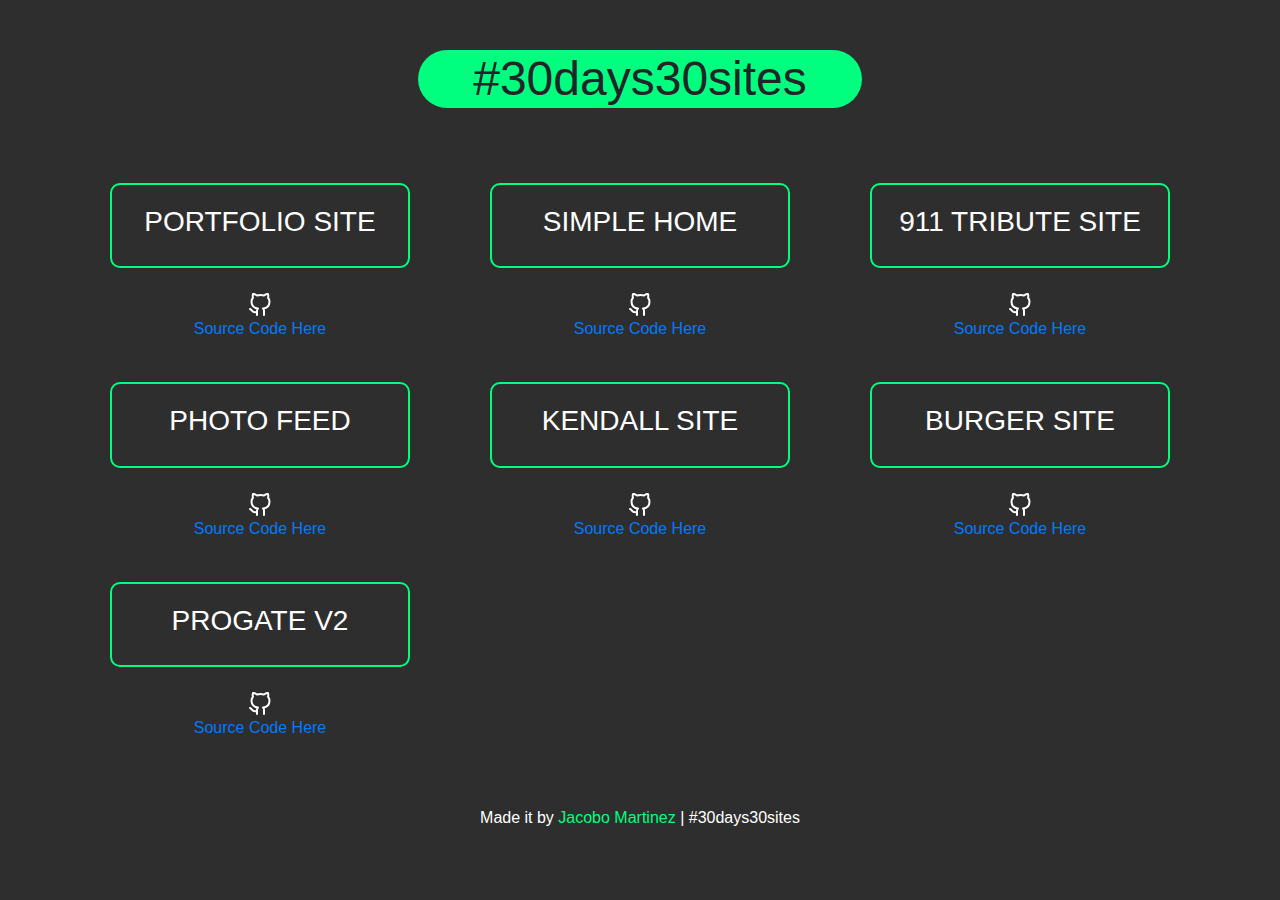
<file: index.html>
<!DOCTYPE html>
<html>
<head>
    <meta charset="utf-8" />
    <meta http-equiv="X-UA-Compatible" content="IE=edge">
    <title>30Days30Sites by Jacobo Martinez</title>
    <meta name="viewport" content="width=device-width, initial-scale=1">

    <!--CSS-->
    <link rel="stylesheet" type="text/css" media="screen" href="css/main.css" />
    <link rel="stylesheet" href="https://maxcdn.bootstrapcdn.com/bootstrap/4.0.0/css/bootstrap.min.css" integrity="sha384-Gn5384xqQ1aoWXA+058RXPxPg6fy4IWvTNh0E263XmFcJlSAwiGgFAW/dAiS6JXm"
        crossorigin="anonymous">
    <!-- JS -->
    <script src="https://code.jquery.com/jquery-3.2.1.slim.min.js" integrity="sha384-KJ3o2DKtIkvYIK3UENzmM7KCkRr/rE9/Qpg6aAZGJwFDMVNA/GpGFF93hXpG5KkN"
        crossorigin="anonymous"></script>
    <!--Jquery-->
    <script src="https://maxcdn.bootstrapcdn.com/bootstrap/4.0.0/js/bootstrap.min.js" integrity="sha384-JZR6Spejh4U02d8jOt6vLEHfe/JQGiRRSQQxSfFWpi1MquVdAyjUar5+76PVCmYl"
        crossorigin="anonymous"></script>
    <!--End of Head-->
    <script src="./js/feather.min.js"></script>
</head>
<body class="background">
    <div class="container">
        <div class="text-center ">
            <h1 class="box-radius">#30days30sites</h1>
        </div>
    </div>
    <div class="container">
        <!--1 ROW -->
        <div class="row">
            
            <div class="col-md-4 col-sm-6 col-xs-12">
                <div class="website-box text-center">
                    <h3>
                        <a href="https://cobicode.github.io/30days30sites/day01/">Portfolio Site</a>
                    </h3>
                </div>
            <div class="github-source">
                <i class="text-center" data-feather="github" style="color:white; margin: 0 auto;
                                    display: block;"></i>
                <p class="text-center" style="color:white">
                    <a href="https://github.com/cobicode/30days30sites/tree/master/day01" target="_blank">Source Code Here</a>
                </p>
            </div>
            </div>
            
            <div class="col-md-4 col-sm-6 col-xs-12">
                <div class="website-box text-center">
                    <h3>
                        <a href="https://cobicode.github.io/30days30sites/day02/">Simple Home</a>
                    </h3>
                </div>
            <div class="github-source">
                <i class="text-center" data-feather="github" style="color:white; margin: 0 auto;
                                    display: block;"></i>
                <p class="text-center" style="color:white">
                    <a href="https://github.com/cobicode/30days30sites/tree/master/day02" target="_blank">Source Code Here</a>
                </p>
            </div>
            </div>
            
            <div class="col-md-4 col-sm-6 col-xs-12">
                <div class="website-box text-center">
                    <h3>
                        <a href="https://cobicode.github.io/30days30sites/day03/">911 Tribute Site</a>
                    </h3>
                </div>
                <div class="github-source">
                    <i class="text-center" data-feather="github" style="color:white; margin: 0 auto;
                                        display: block;"></i>
                    <p class="text-center" style="color:white">
                        <a href="https://github.com/cobicode/30days30sites/tree/master/day03" target="_blank">Source Code Here</a>
                    </p>
                </div>
        </div>
        </div>

        <!--2 ROW -->
        <div class="row">
                
            <div class="col-md-4 col-sm-6 col-xs-12">
                    <div class="website-box text-center">
                        <h3>
                            <a href="https://cobicode.github.io/30days30sites/day04/">Photo Feed</a>
                        </h3>
                    </div>
                <div class="github-source">
                    <i class="text-center" data-feather="github" style="color:white; margin: 0 auto;
                                        display: block;"></i>
                    <p class="text-center" style="color:white">
                        <a href="https://github.com/cobicode/30days30sites/tree/master/day04" target="_blank">Source Code Here</a>
                    </p>
                </div>
                </div>
                
                <div class="col-md-4 col-sm-6 col-xs-12">
                    <div class="website-box text-center">
                        <h3>
                            <a href="https://cobicode.github.io/30days30sites/day05/" target="_blank">Kendall Site</a>
                        </h3>
                    </div>
                <div class="github-source">
                    <i class="text-center" data-feather="github" style="color:white; margin: 0 auto;
                                        display: block;"></i>
                    <p class="text-center" style="color:white">
                        <a href="https://github.com/cobicode/30days30sites/tree/master/day05" target="_blank">Source Code Here</a>
                    </p>
                </div>
                </div>
                
                <div class="col-md-4 col-sm-6 col-xs-12">
                    <div class="website-box text-center">
                        <h3>
                            <a href="https://cobicode.github.io/30days30sites/day06/">Burger Site</a>
                        </h3>
                    </div>
                    <div class="github-source">
                        <i class="text-center" data-feather="github" style="color:white; margin: 0 auto;
                        display: block;"></i>
                        <p class="text-center" style="color:white">
                            <a href="https://github.com/cobicode/30days30sites/tree/master/day06" target="_blank">Source Code Here</a>
                        </p>
                    </div>
                    
                </div>
            </div>
            <!--3 ROW -->
            <div class="row">
            
                <div class="col-md-4 col-sm-6 col-xs-12">
                    <div class="website-box text-center">
                        <h3>
                            <a href="https://cobicode.github.io/30days30sites/day07/">Progate v2</a>
                        </h3>
                    </div>
                    <div class="github-source">
                        <i class="text-center" data-feather="github" style="color:white; margin: 0 auto;
                                                    display: block;"></i>
                        <p class="text-center" style="color:white">
                            <a href="https://github.com/cobicode/30days30sites/tree/master/day07" target="_blank">Source Code Here</a>
                        </p>
                    </div>
                </div>
            </div>

        </div>
    </div>
<div class="footer bg-footer text-center">
    <p>Made it by <a href="https://github.com/cobicode" target="_blank">Jacobo Martinez</a> | #30days30sites</p>
</div>      
<script>
  feather.replace()
</script>
</body>
</html>
</file>
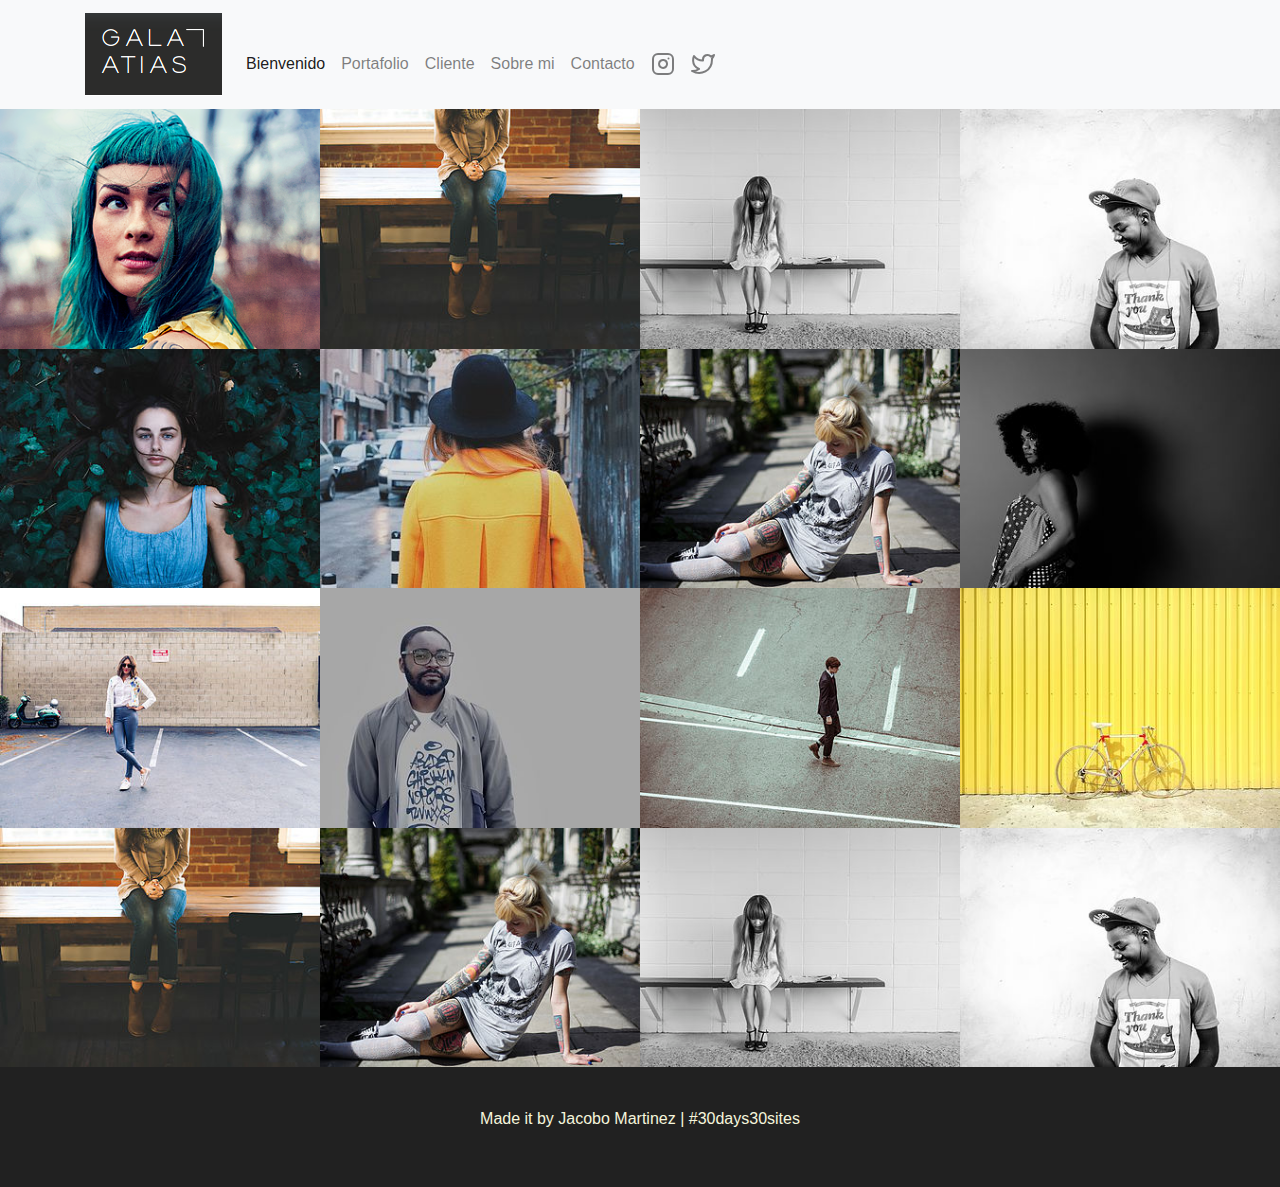
<file: day04/index.html>
<!DOCTYPE html>
<html>
<head>
    <meta charset="utf-8" />
    <meta http-equiv="X-UA-Compatible" content="IE=edge">
    <title>Day 4 | Photography Site</title>
    <meta name="viewport" content="width=device-width, initial-scale=1">

    <!--CSS-->
    <link rel="stylesheet" type="text/css" media="screen" href="css/main.css" />
    <link rel="stylesheet" href="https://maxcdn.bootstrapcdn.com/bootstrap/4.0.0/css/bootstrap.min.css" integrity="sha384-Gn5384xqQ1aoWXA+058RXPxPg6fy4IWvTNh0E263XmFcJlSAwiGgFAW/dAiS6JXm"
        crossorigin="anonymous">
    <!-- JS -->
    <script src="https://code.jquery.com/jquery-3.2.1.slim.min.js" integrity="sha384-KJ3o2DKtIkvYIK3UENzmM7KCkRr/rE9/Qpg6aAZGJwFDMVNA/GpGFF93hXpG5KkN"
        crossorigin="anonymous"></script>
    <!--Jquery-->
    <script src="https://maxcdn.bootstrapcdn.com/bootstrap/4.0.0/js/bootstrap.min.js" integrity="sha384-JZR6Spejh4U02d8jOt6vLEHfe/JQGiRRSQQxSfFWpi1MquVdAyjUar5+76PVCmYl"
        crossorigin="anonymous"></script>
    <!--End of Head-->
    <script src="./js/feather.min.js"></script>
</head>
<body>
    <div class="sticky-top">
    <nav class="navbar  navbar-light bg-light navbar-expand-lg">
    <div class="container">
        <a class="navbar-brand" href="#">
            <img src="./img/logo.png" alt="">
        </a>
        <button class="navbar-toggler" type="button" data-toggle="collapse" data-target="#navbarNavAltMarkup" aria-controls="navbarNavAltMarkup"
            aria-expanded="false" aria-label="Toggle navigation">
            <span class="navbar-toggler-icon"></span>
        </button>
        <div class="collapse navbar-collapse " id="navbarNavAltMarkup">
            <ul class="navbar-nav ">
                <li>
                    <a class="nav-item nav-link active" href="#">Bienvenido</a>
                </li>
                <li>
                    <a class="nav-item nav-link" href="#">Portafolio</a>
                </li>
                <li>
                    <a class="nav-item nav-link" href="#">Cliente</a>
                </li>
                <li>
                    <a class="nav-item nav-link" href="#">Sobre mi</a>
                </li>
                <li>
                    <a class="nav-item nav-link" href="#">Contacto</a>
                </li>
                <li>
                    <a class="nav-item nav-link" href="#">
                        <i data-feather="instagram"></i>
                    </a>
                </li>
                <li>
                    <a class="nav-item nav-link" href="#">
                        <i data-feather="twitter"></i>
                    </a>
                </li>
            </ul>
        </div>
    </div>
    </nav>
</div>
<div class="container-fluid">
    <div class="row">
         <div class="col-md-3 col-xs-12 col-sm-6">
            <img class="hover-img" src="./img/imagen1.png" alt="">
        </div>
        <div class="col-md-3 col-xs-12 col-sm-6">
             <img class="hover-img" src="./img/imagen2.jpg" alt="">
        </div>
        <div class="col-md-3 col-xs-12 col-sm-6">
            <img class="hover-img" src="./img/imagen3.jpg" alt="">
        </div>
        <div class="col-md-3 col-xs-12 col-sm-6">
            <img class="hover-img" src="./img/imagen4.jpg" alt="">
        </div>
    </div>
    <div class="row">
        <div class="col-md-3 col-xs-12 col-sm-6">
            <img class="hover-img" src="./img/imagen5.jpeg" alt="">
        </div>
        <div class="col-md-3 col-xs-12 col-sm-6">
            <img class="hover-img" src="./img/imagen6.jpg" alt="">
        </div>
        <div class="col-md-3 col-xs-12 col-sm-6">
            <img class="hover-img" src="./img/imagen7.jpg" alt="">
        </div>
        <div class="col-md-3 col-xs-12 col-sm-6">
            <img class="hover-img" src="./img/imagen8.jpeg" alt="">
        </div>
    </div>
    <div class="row">
        <div class="col-md-3 col-xs-12 col-sm-6">
            <img class="hover-img" src="./img/imagen9.jpg" alt="">
        </div>
        <div class="col-md-3 col-xs-12 col-sm-6">
            <img class="hover-img" src="./img/imagen10.jpeg" alt="">
        </div>
        <div class="col-md-3 col-xs-12 col-sm-6">
            <img class="hover-img" src="./img/imagen11.jpg" alt="">
        </div>
        <div class="col-md-3 col-xs-12 col-sm-6">
            <img class="hover-img" src="./img/imagen12.jpg" alt="">
        </div>
    </div>
    <div class="row">
        <div class="col-md-3 col-xs-12 col-sm-6">
            <img class="hover-img" src="./img/imagen2.jpg" alt="">
        </div>
        <div class="col-md-3 col-xs-12 col-sm-6">
            <img class="hover-img" src="./img/imagen7.jpg" alt="">
        </div>
        <div class="col-md-3 col-xs-12 col-sm-6">
            <img class="hover-img" src="./img/imagen3.jpg" alt="">
        </div>
        <div class="col-md-3 col-xs-12 col-sm-6">
            <img class="hover-img" src="./img/imagen4.jpg" alt="">
        </div>
    </div>
</div>
<div class="footer bg-footer text-center">
    <p>Made it by <ahref="https://github.com/cobicode" target="_blank">Jacobo Martinez</a> | #30days30sites</p>
</div>      
<script>
  feather.replace()
</script>
</body>
</html>
</file>
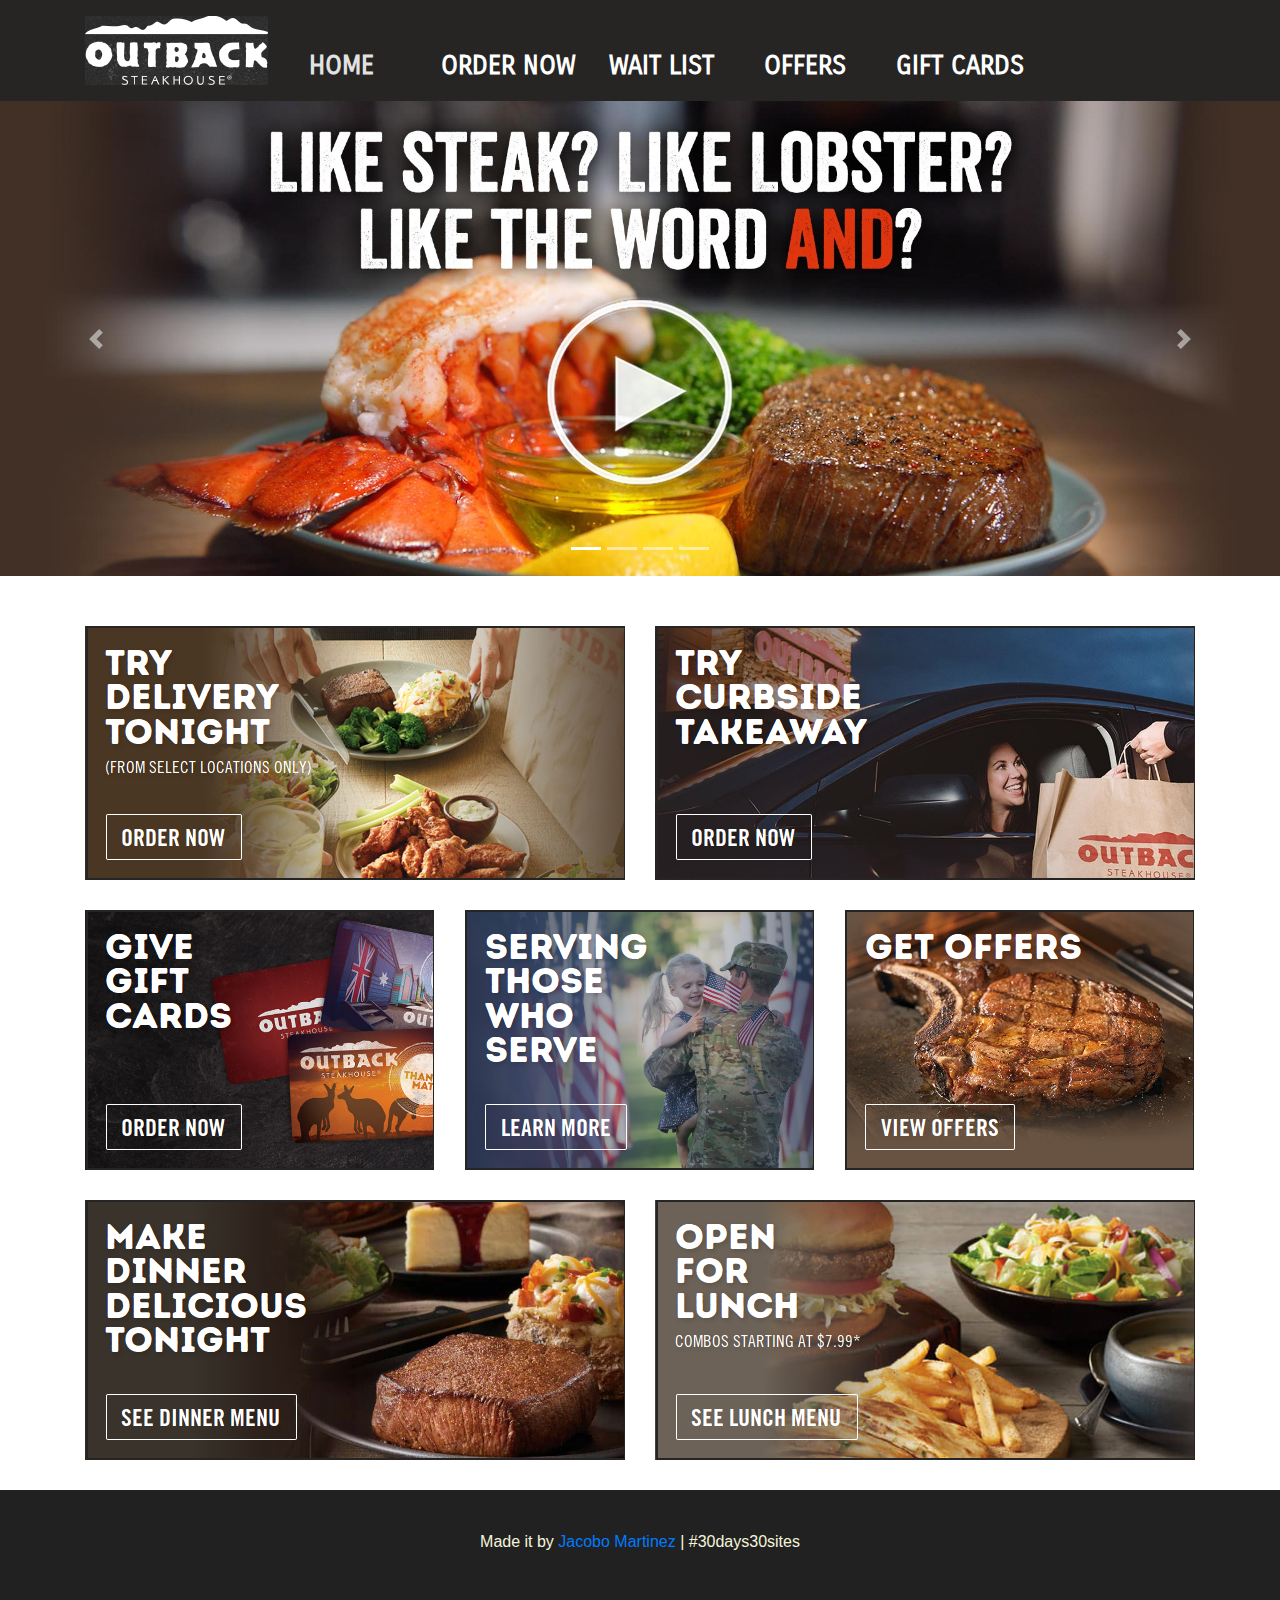
<file: day06/index.html>
<!DOCTYPE html>
<html>
<head>
    <meta charset="utf-8" />
    <meta http-equiv="X-UA-Compatible" content="IE=edge">
    <title>Day6 | Restaurant Site</title>
    <meta name="viewport" content="width=device-width, initial-scale=1">
    <!--CSS-->
    <link rel="stylesheet" type="text/css" media="screen" href="css/main.css" />
    <link rel="stylesheet" href="https://maxcdn.bootstrapcdn.com/bootstrap/4.0.0/css/bootstrap.min.css" integrity="sha384-Gn5384xqQ1aoWXA+058RXPxPg6fy4IWvTNh0E263XmFcJlSAwiGgFAW/dAiS6JXm"
        crossorigin="anonymous">
    <!-- JS -->
    <script src="https://code.jquery.com/jquery-3.2.1.slim.min.js" integrity="sha384-KJ3o2DKtIkvYIK3UENzmM7KCkRr/rE9/Qpg6aAZGJwFDMVNA/GpGFF93hXpG5KkN"
        crossorigin="anonymous"></script>
    <!--Jquery-->
    <script src="https://maxcdn.bootstrapcdn.com/bootstrap/4.0.0/js/bootstrap.min.js" integrity="sha384-JZR6Spejh4U02d8jOt6vLEHfe/JQGiRRSQQxSfFWpi1MquVdAyjUar5+76PVCmYl"
        crossorigin="anonymous"></script>
    <!--End of Head-->
    <script src="./js/feather.min.js"></script>
</head>
<body>
    <!--NAVIGATION -->
    <div class="sticky-top">
        <nav class="navbar  navbar-light bg-nav navbar-expand-lg">
            <div class="container">
                <a class="navbar-brand" href="#">
                    <img src="./img/logo.jpg" alt="">
                </a>
                <button class="navbar-toggler" type="button" data-toggle="collapse" data-target="#navbarNavAltMarkup" aria-controls="navbarNavAltMarkup"
                    aria-expanded="false" aria-label="Toggle navigation">
                    <i data-feather="menu" style="color:white;"></i>
                </button>
                <div class="collapse navbar-collapse " id="navbarNavAltMarkup">
                    <ul class="navbar-nav ">
                        <li>
                            <a class="nav-item nav-link active" href="#"><span class="home-color">HOME</span></a>
                        </li>
                        <li></li>
                            <a class="nav-item nav-link" href="#">ORDER NOW</a>
                        </li>
                        <li>
                            <a class="nav-item nav-link" href="#">WAIT LIST</a>
                        </li>
                        <li>
                            <a class="nav-item nav-link" href="#">OFFERS</a>
                        </li>
                        <li>
                            <a class="nav-item nav-link" href="#">GIFT CARDS</a>
                        </li>
                    </ul>
                </div>
            </div>
        </nav>
    </div>
    
    <!--CAROUSSEL -->
    <div id="carouselExampleIndicators" class="carousel slide" data-ride="carousel">
        <ol class="carousel-indicators">
            <li data-target="#carouselExampleIndicators" data-slide-to="0" class="active"></li>
            <li data-target="#carouselExampleIndicators" data-slide-to="1"></li>
            <li data-target="#carouselExampleIndicators" data-slide-to="2"></li>
            <li data-target="#carouselExampleIndicators" data-slide-to="3"></li>
        </ol>
        <div class="carousel-inner">
            <div class="carousel-item active">
                <a href="#"><img class="d-block w-100" src="./img/slideOne.jpg" alt="First slide">
 </a>           </div>
            <div class="carousel-item">
                <a href="#"><img class="d-block w-100" src="./img/slideTwo.jpg" alt="Second slide">
</a>            </div>
            <div class="carousel-item">
                <a href="#"><img class="d-block w-100" src="./img/slideThree.jpg" alt="Third slide"></a>
            </div>
            <div class="carousel-item">
                <a href="#"><img class="d-block w-100" src="./img/slideFour.jpg" alt="Four slide">
 </a>           </div>
        </div>
        <a class="carousel-control-prev" href="#carouselExampleIndicators" role="button" data-slide="prev">
            <span class="carousel-control-prev-icon" aria-hidden="true"></span>
            <span class="sr-only">Previous</span>
        </a>
        <a class="carousel-control-next" href="#carouselExampleIndicators" role="button" data-slide="next">
            <span class="carousel-control-next-icon" aria-hidden="true"></span>
            <span class="sr-only">Next</span>
        </a>
    </div>
    <div class="container">
        <div class="row row-top">
            <div class="col-sm content-img">
                <a href=""><img src="./img/postOne.png" alt="Post one">
   </a>          </div>
            <div class="col-sm content-img">
                <a href=""><img src="./img/postTwo.png" alt="Post two">
   </a>          </div>
        </div>
        <div class="row row-middle ">
            <div class="col-sm content-img ">
                <a href=""><img src="./img/postThree.png" alt="Post three"></a> 
            </div>
            <div class="col-sm content-img ">
                <a href=""><img src="./img/postFour.png" alt="Post four">
 </a>            </div>
             <div class="col-sm content-img ">
               <a href=""> <img src="./img/postFive.png" alt="Post five">
</a>             </div>
        </div>
        <div class="row row-bottom">
            <div class="col-sm content-img">
               <a href=""> <img src="./img/postSix.png" alt="Post six">
  </a>           </div>
            <div class="col-sm content-img">
                <a href=""><img src="./img/postSeven.png" alt="Post seven"></a> 
            </div>
        </div>
    </div>
<div class="footer bg-footer text-center">
    <p>Made it by
        <a href="https://github.com/cobicode" target="_blank">Jacobo Martinez</a> | #30days30sites</p>
</div>
    <script>
        $('.carousel').carousel()
    </script> 
    <script>
        feather.replace();
    </script>
</body>
</html>
</file>
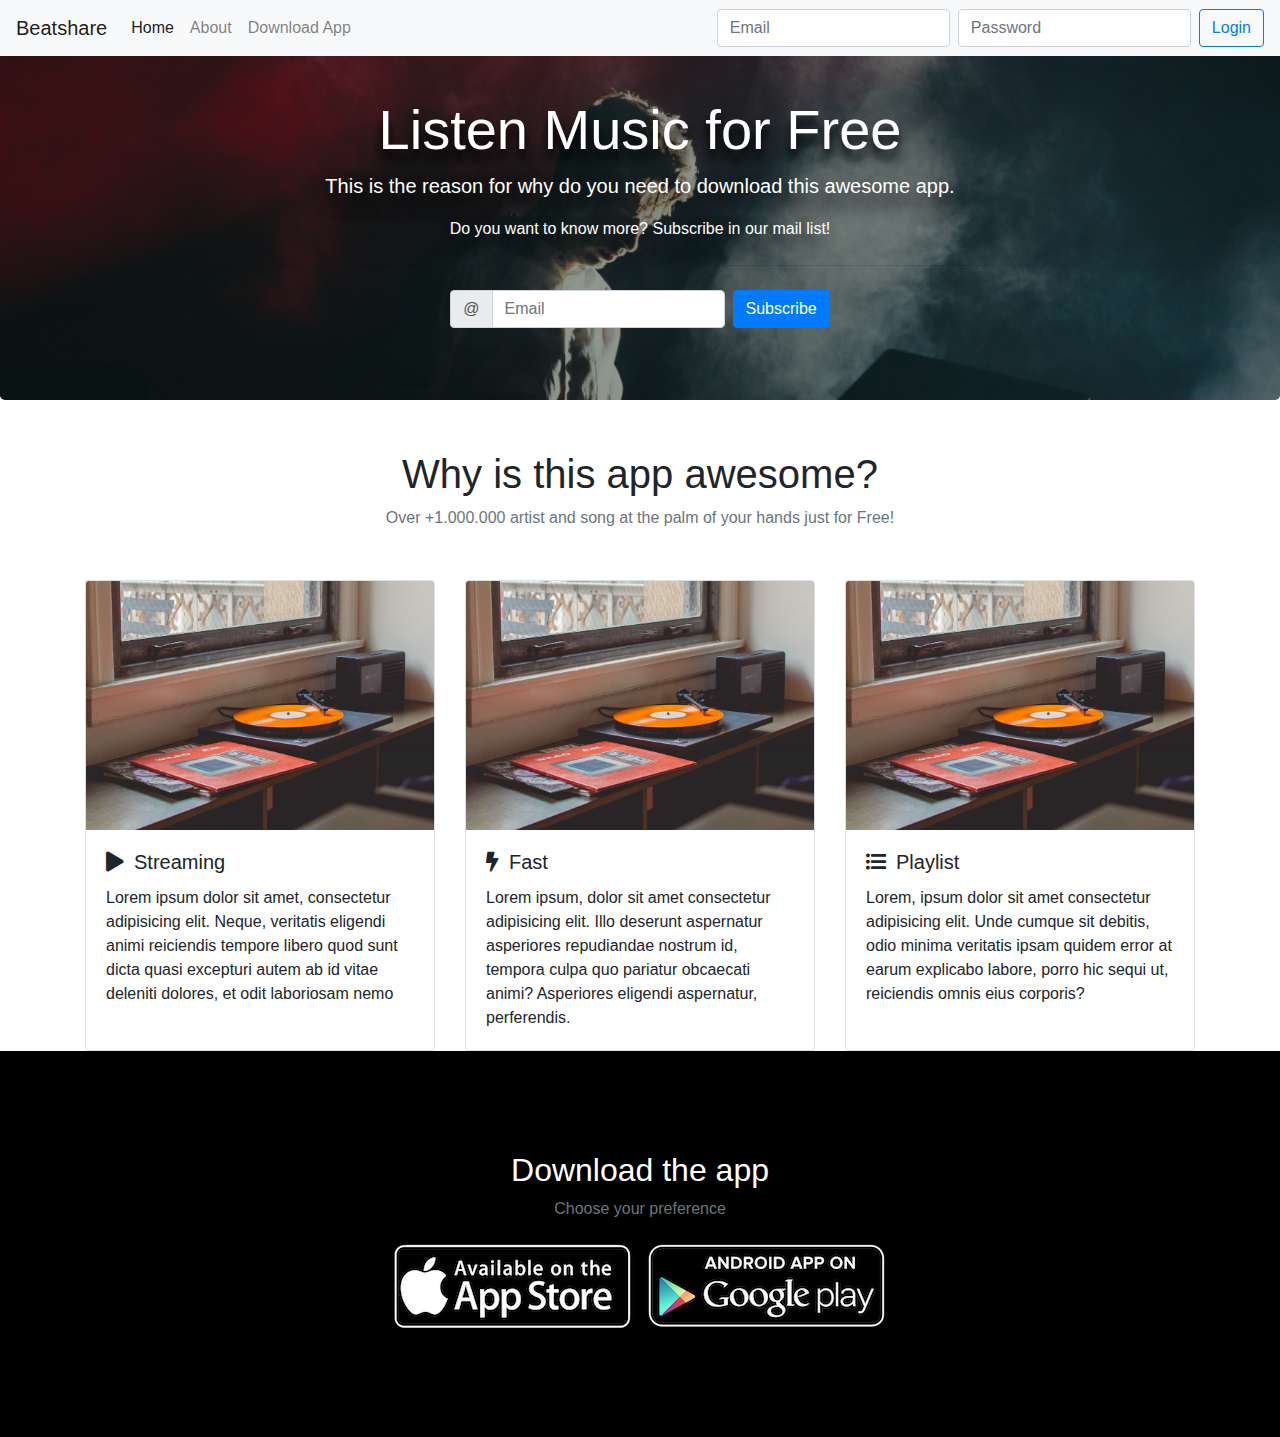
<file: day08/index.html>
<!doctype html>
<html lang="en">
  <head>
    <meta charset="utf-8">
    <meta name="viewport" content="width=device-width, initial-scale=1, shrink-to-fit=no">
    <link rel="stylesheet" href="bootstrap_4/css/bootstrap.min.css">
    <link rel="stylesheet" href="font-awesome/css/fontawesome-all.min.css">
    <link rel="stylesheet" href="style/main.css">
    <title>Beatshare</title>
  </head>
  <body data-spy="scroll" data-target="#nav-spy" data-offset="100">
    <!-- Navigation -->
    <nav id="nav-spy" class="navbar navbar-expand-lg navbar-light bg-light fixed-top">
      <a class="navbar-brand" href="#">Beatshare</a>
      <button class="navbar-toggler" type="button" data-toggle="collapse" data-target="#navbarSupportedContent" aria-controls="navbarSupportedContent"
        aria-expanded="false" aria-label="Toggle navigation">
        <span class="navbar-toggler-icon"></span>
      </button>
    
      <div class="collapse navbar-collapse" id="navbarSupportedContent">
        <ul class="navbar-nav mr-auto">
          <li class="nav-item active">
            <a class="nav-link" href="#">Home</a>
          </li>
          <li class="nav-item">
            <a class="nav-link" href="#about">About</a>
          </li>
          <li class="nav-item">
            <a class="nav-link" href="#footer">Download App</a>
          </li>
        </ul>
        <form class="form-inline my-2 my-lg-0">
          <input class="form-control mr-sm-2" type="email" placeholder="Email" aria-label="Email">
          <input class="form-control mr-sm-2" type="password" placeholder="Password" aria-label="Password">
          <button class="btn btn-outline-primary my-2 my-sm-0" type="submit">Login</button>
        </form>
      </div>
    </nav>

    <!-- CTA -->
    <div class="jumbotron">
      <h1 class="display-4">Listen Music for Free</h1>
      <p class="lead">This is the reason for why do you need to download this awesome app.</p>
      <p>Do you want to know more? Subscribe in our mail list!</p>
      <hr class="my-4">
        <form class="form-inline d-flex justify-content-center">
          <label class="sr-only" for="mail-sub">Username</label>
          <div class="input-group mb-2 mr-sm-2">
            <div class="input-group-prepend">
              <div class="input-group-text">@</div>
            </div>
            <input type="mail" class="form-control" id="mail-sub" placeholder="Email">
          </div>

          <button type="submit" class="btn btn-primary mb-2">Subscribe</button>
        </form>
    </div>
    <!-- Text -->
    <div class="container text-center" id="about">
        <h1 >Why is this app awesome?</h1>
        <p class="text-secondary">Over +1.000.000 artist and song at the palm of your hands just for Free!</p>
    </div>
    <!-- Cards -->
    <div class="container" >
      <div class="card-deck">
        <div class="card">
          <img class="card-img-top" src="img/content.jpg" alt="Card image cap">
          <div class="card-body">
            <h5 class="card-title"><i class="fas fa-play"></i>Streaming</h5>
            <p class="card-text">Lorem ipsum dolor sit amet, consectetur adipisicing elit. Neque, veritatis eligendi animi reiciendis tempore libero quod sunt dicta quasi excepturi autem ab id vitae deleniti dolores, et odit laboriosam nemo</p>
          </div>
        </div>
        <div class="card">
          <img class="card-img-top" src="img/content.jpg" alt="Card image cap">
          <div class="card-body">
            <h5 class="card-title"><i class="fas fa-bolt"></i>Fast</h5>
            <p class="card-text">Lorem ipsum, dolor sit amet consectetur adipisicing elit. Illo deserunt aspernatur asperiores repudiandae nostrum id, tempora culpa quo pariatur obcaecati animi? Asperiores eligendi aspernatur, perferendis.</p>
          </div>
        </div>
        <div class="card">
          <img class="card-img-top" src="img/content.jpg" alt="Card image cap">
          <div class="card-body">
            <h5 class="card-title"><i class="fas fa-list-ul"></i>Playlist</h5>
            <p class="card-text">Lorem, ipsum dolor sit amet consectetur adipisicing elit. Unde cumque sit debitis, odio minima veritatis ipsam quidem error at earum explicabo labore, porro hic sequi ut, reiciendis omnis eius corporis?</p>
          </div>
        </div>
      </div>
    </div>

    <!-- Footer -->
    <footer id="footer" class="container-fluid text-center">
      <h2>Download the app</h2>
      <p class="text-secondary">Choose your preference</p>
      <div class="text-center">
          <img class="img-fluid" src="img/appstore.png" alt="">
          <img class="img-fluid" src="img/playstore.png" alt="">
      </div>
    </footer>
    <!-- JavaScript -->
    <script src="js/jquery.min.js"></script>
    <script src="bootstrap_4/js/bootstrap.min.js"></script>
  </body>
</html>
</file>
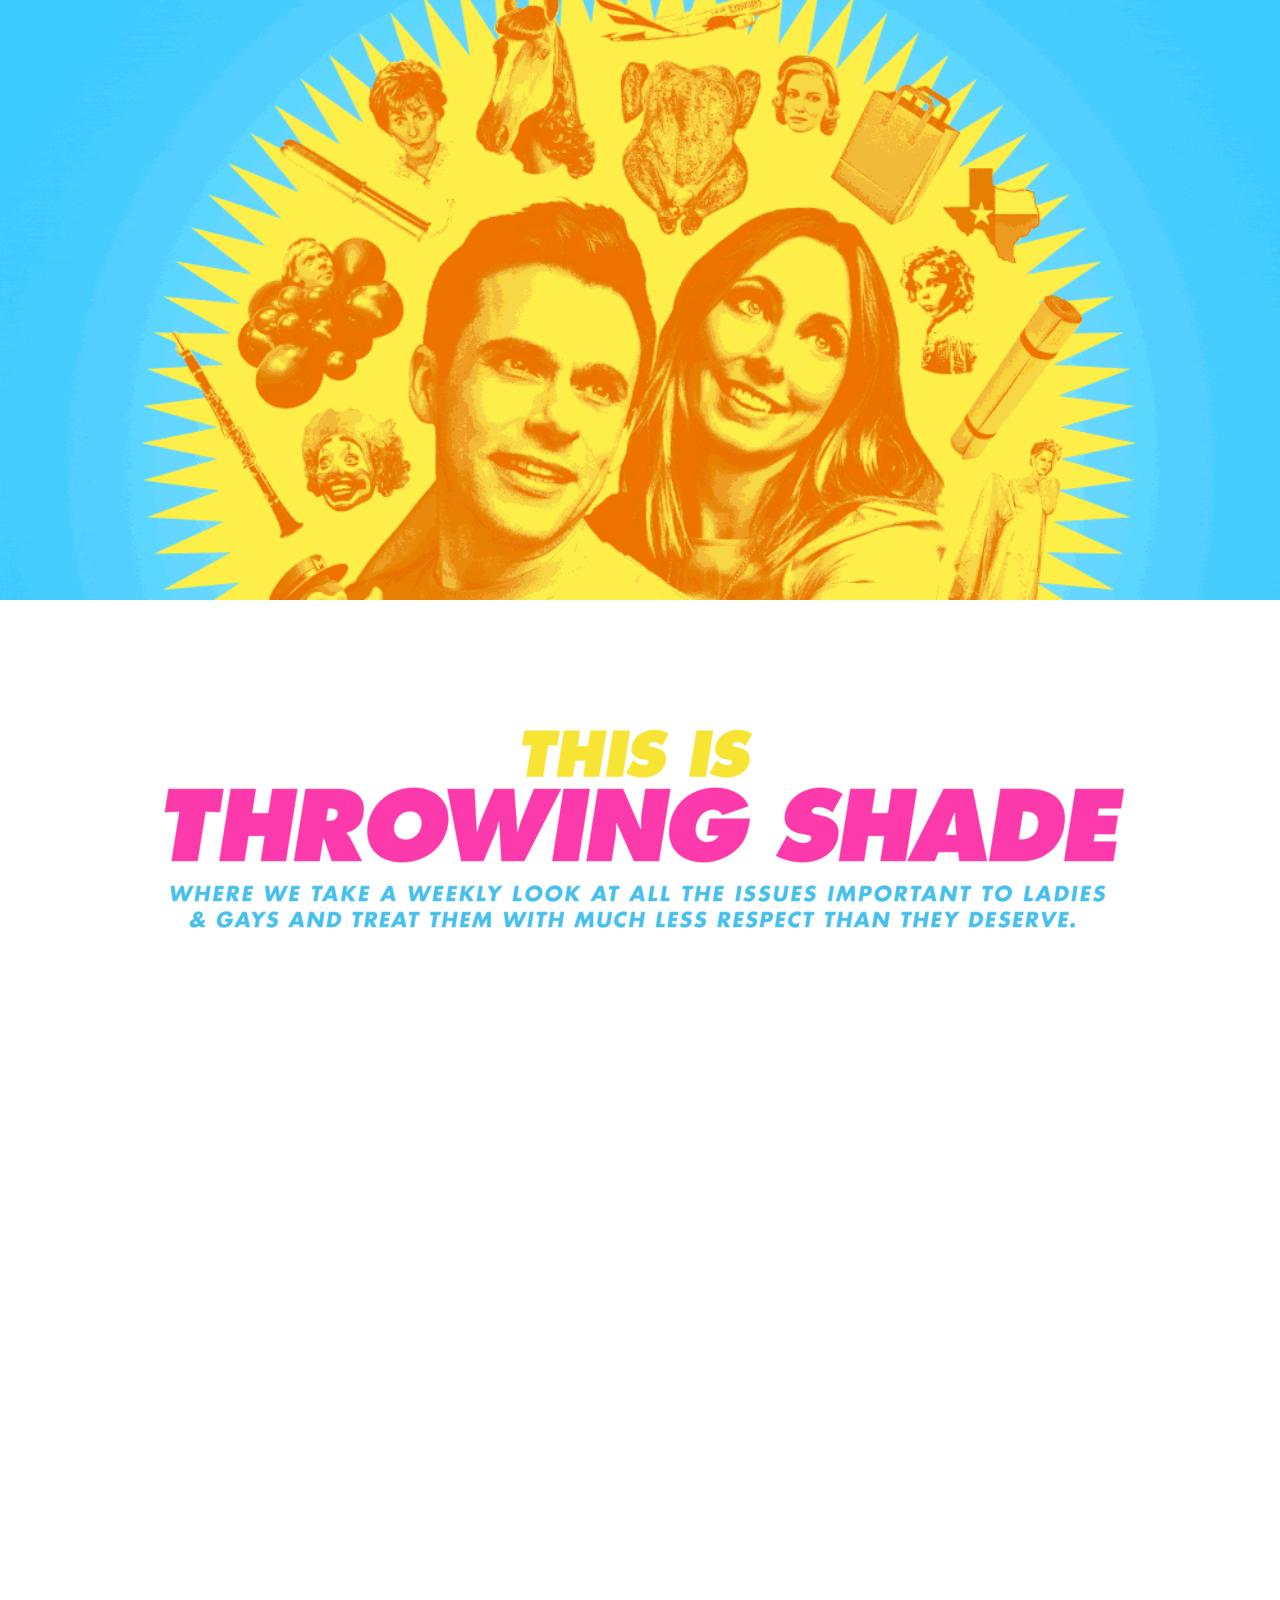
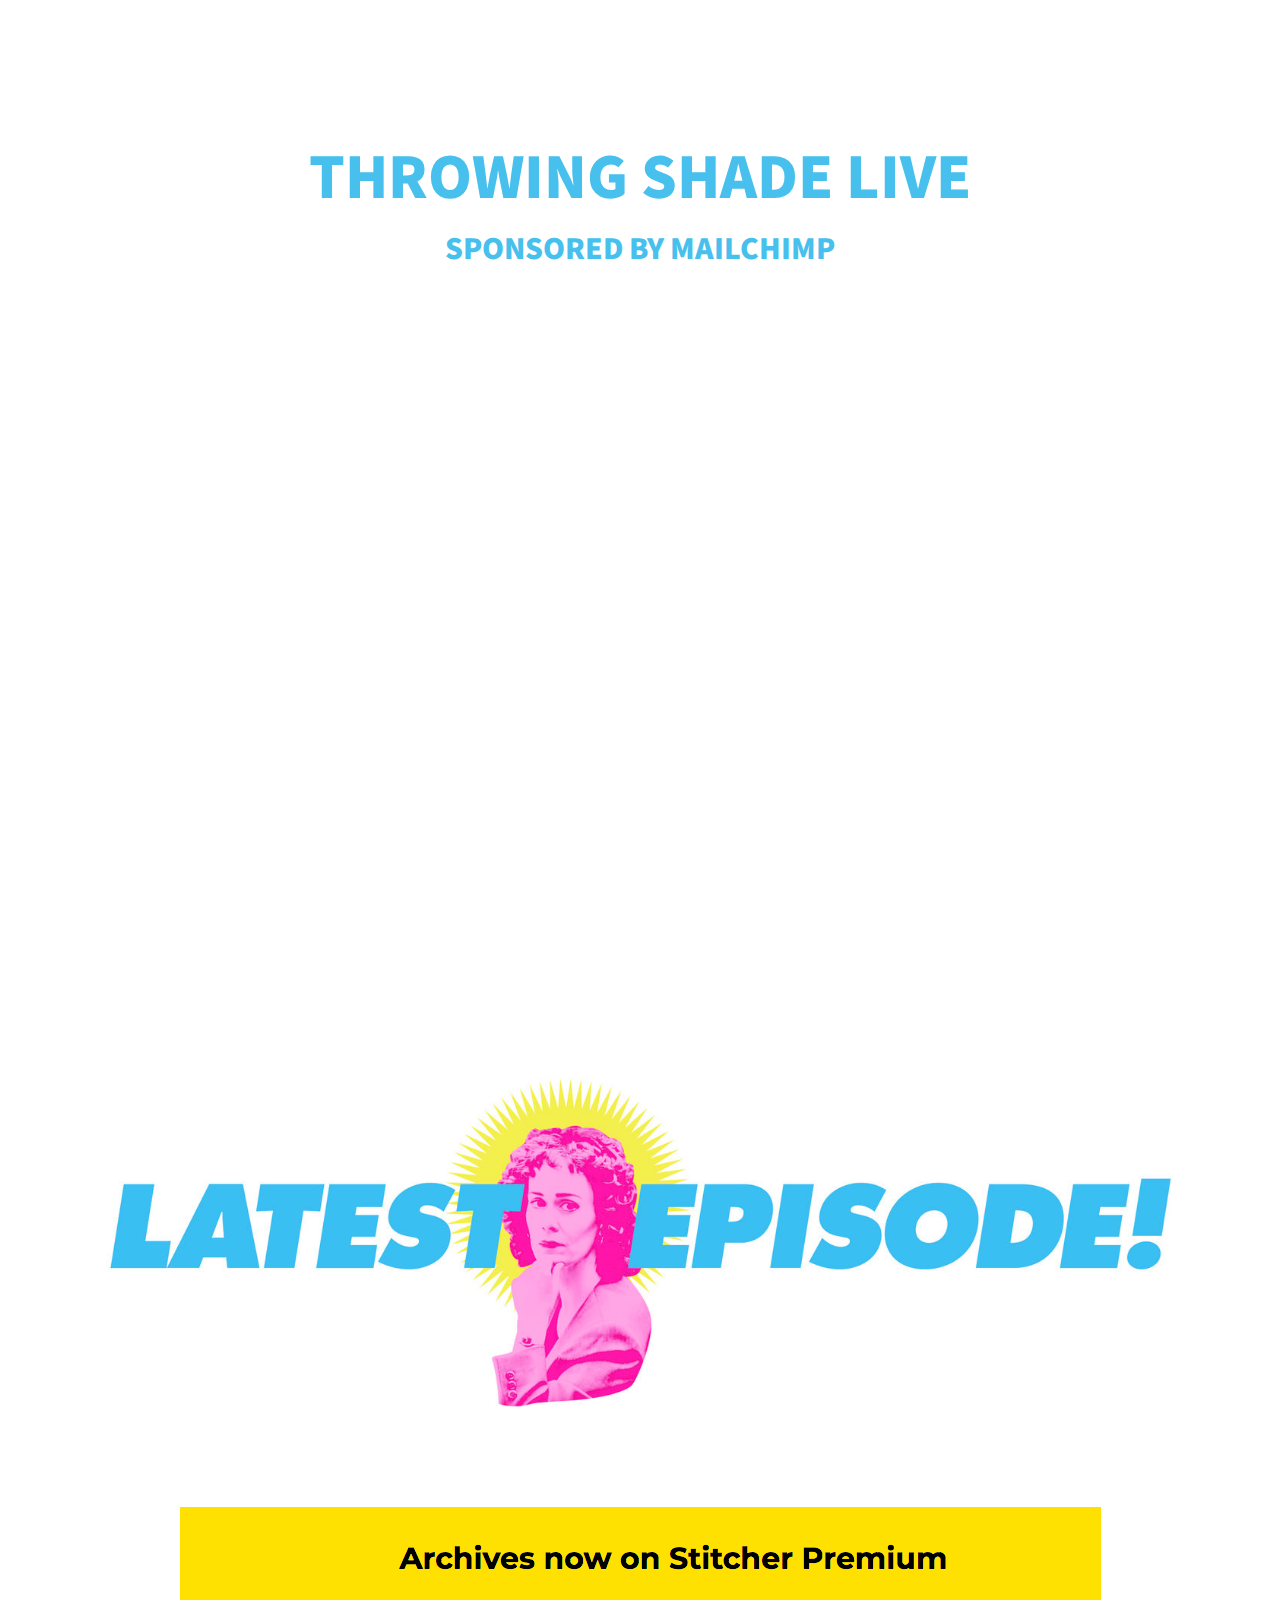
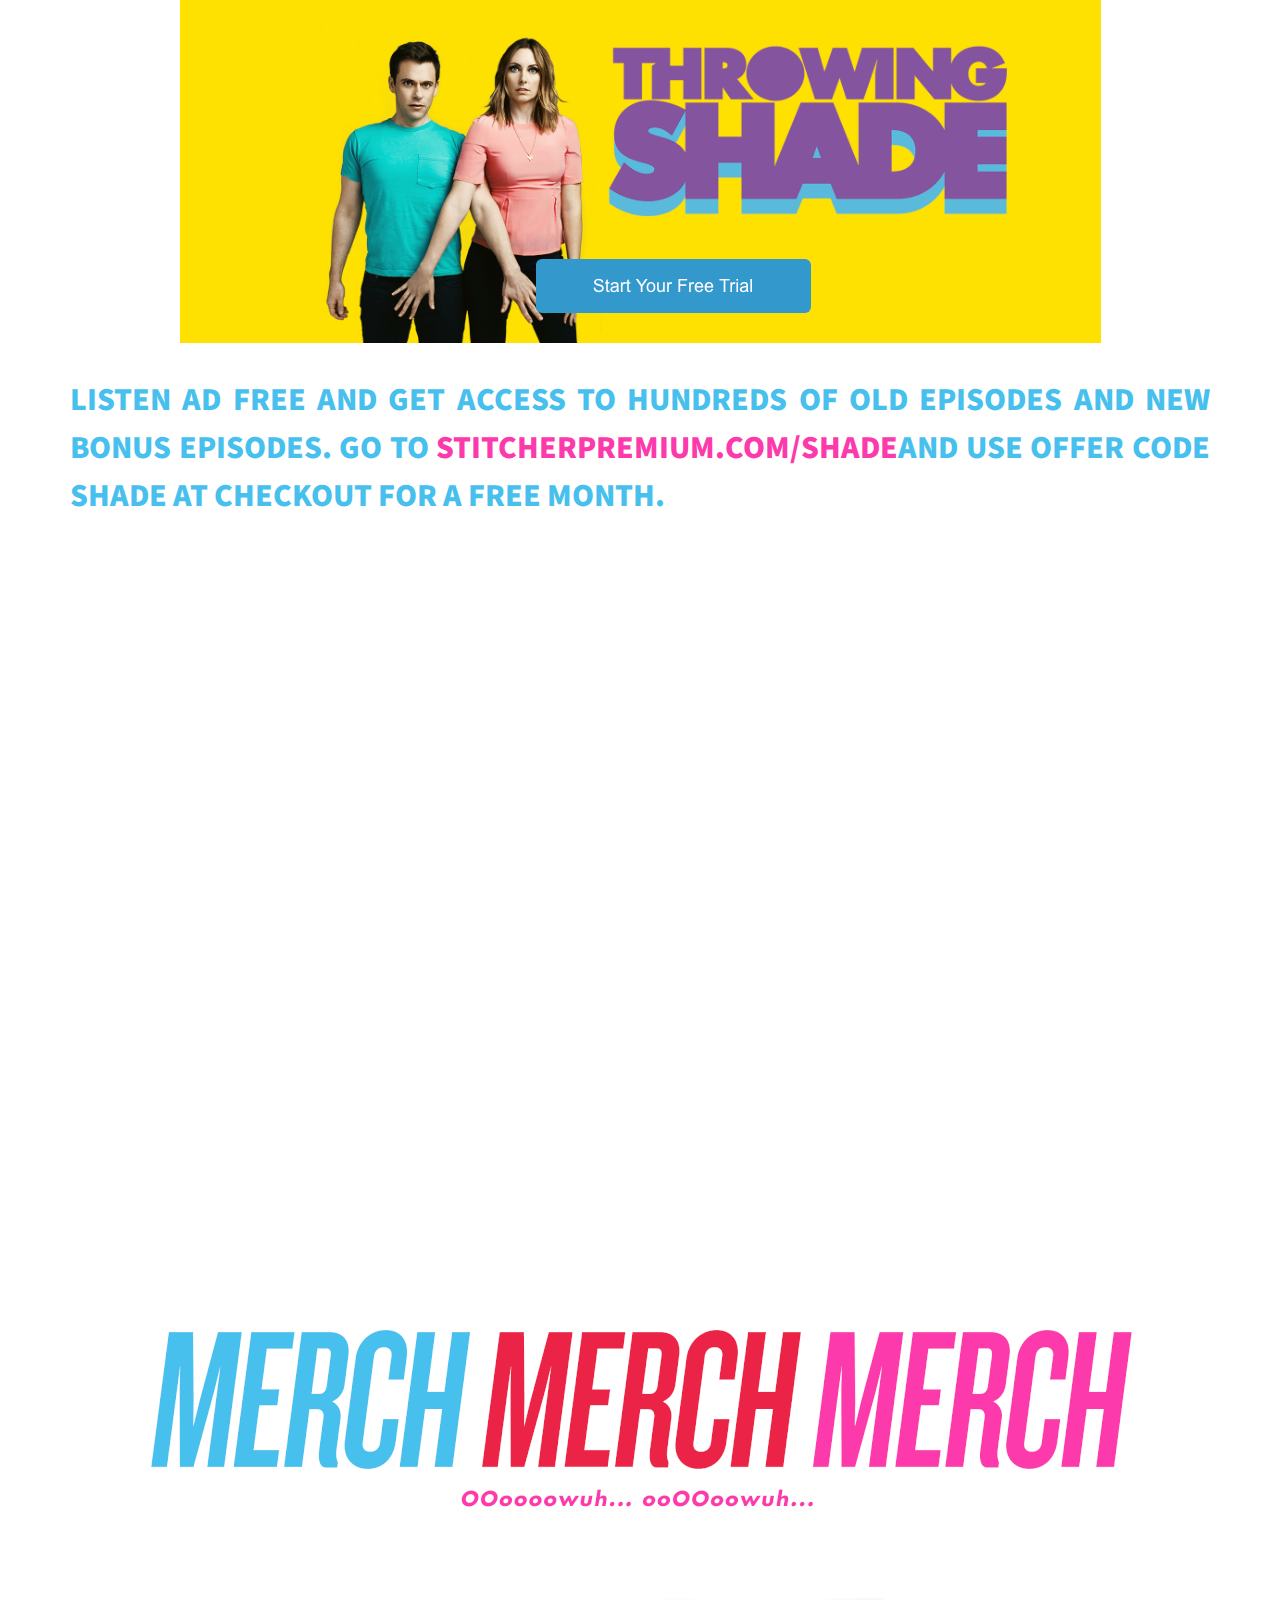
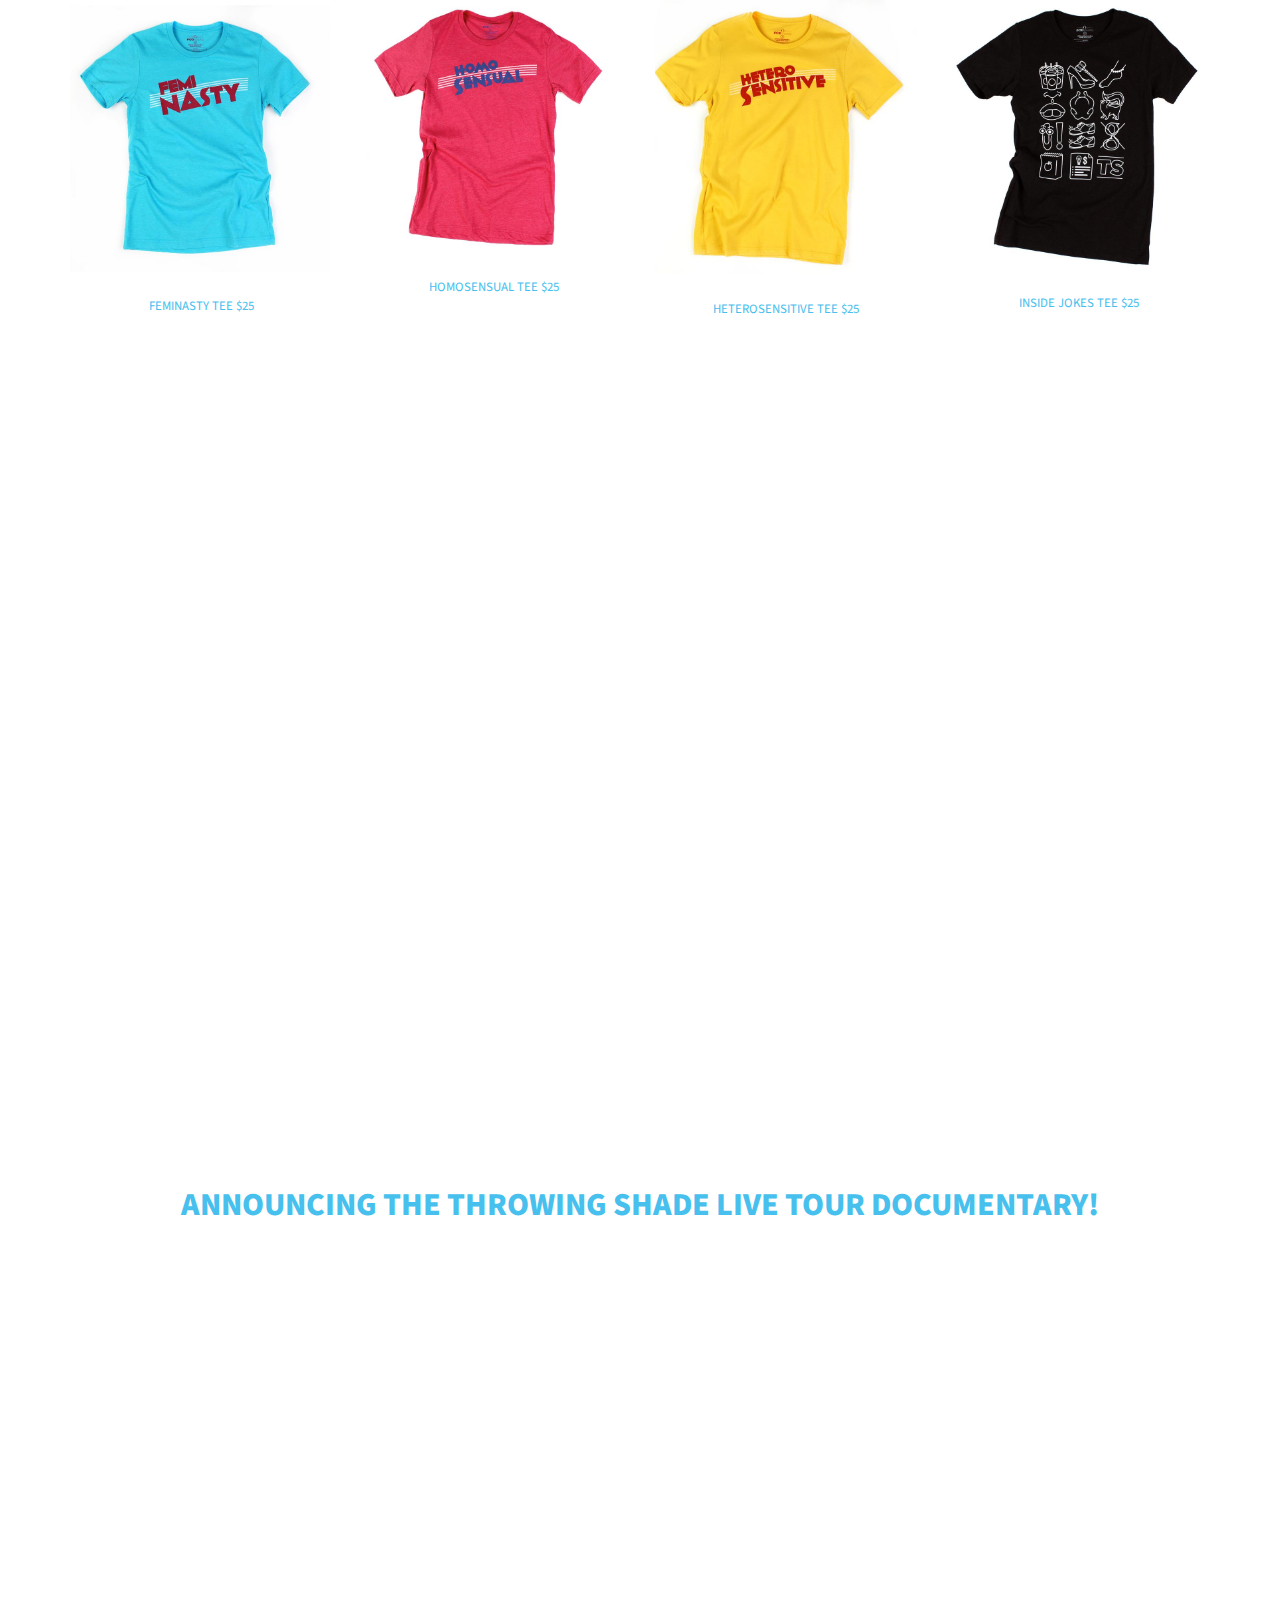
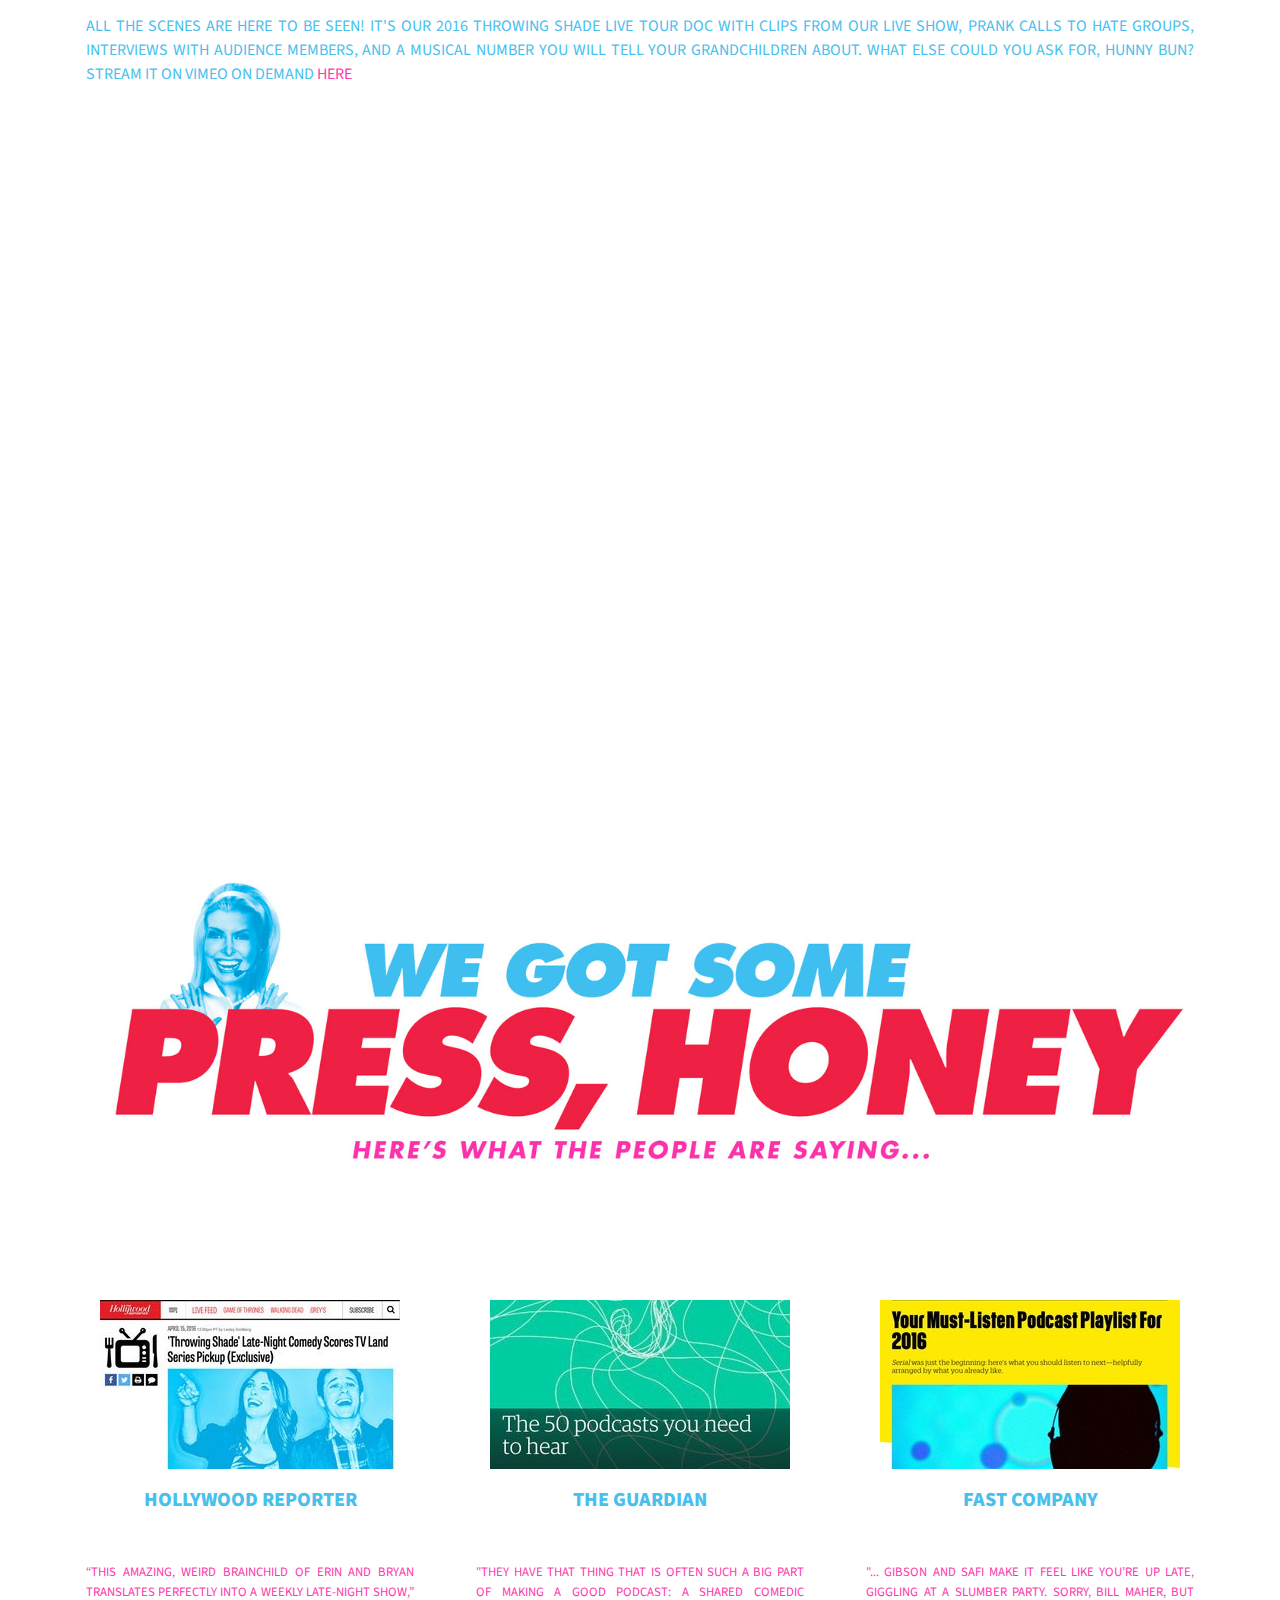
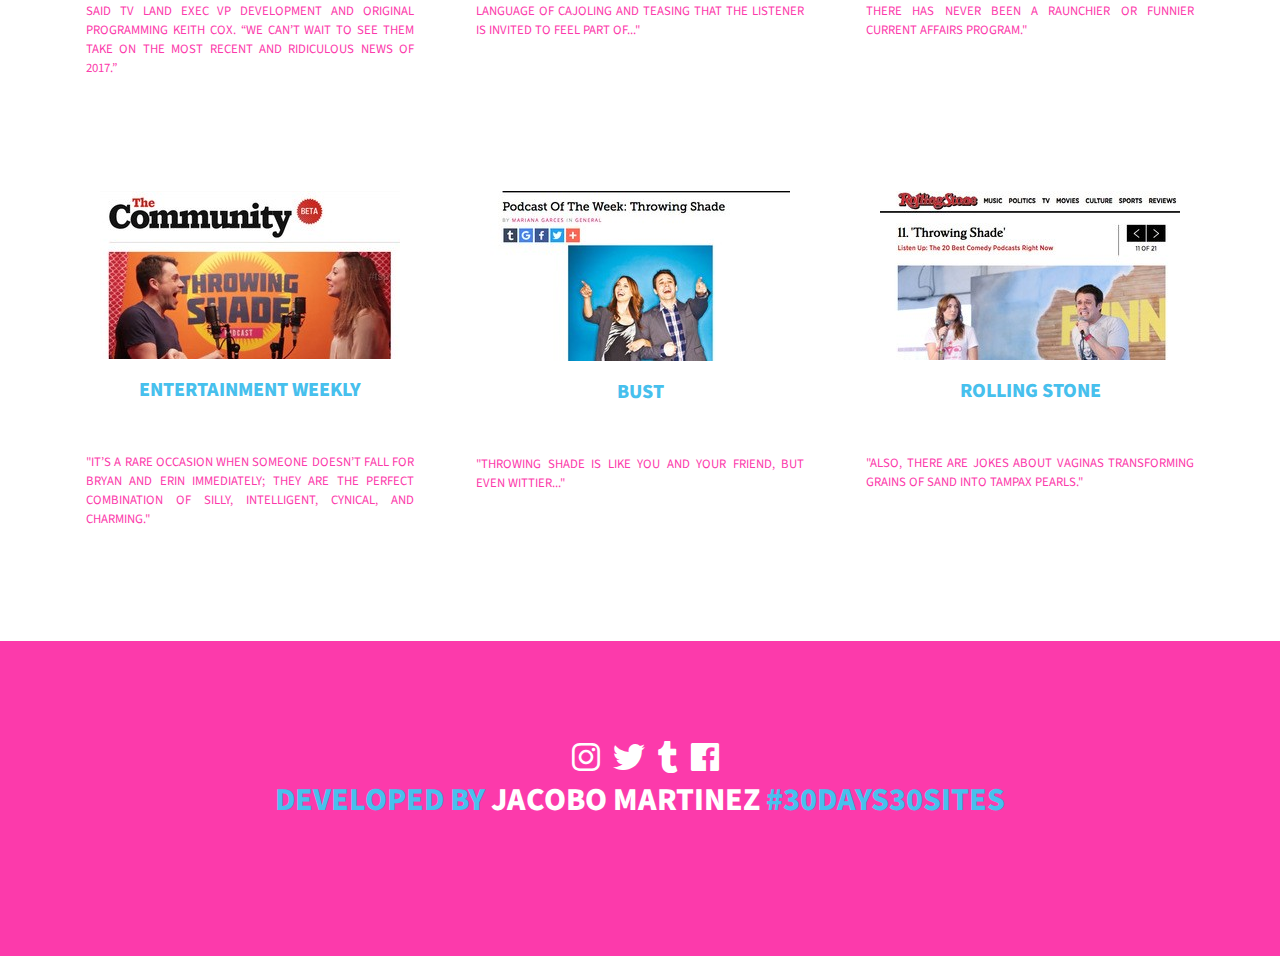
<file: day10/index.html>
<!doctype html>
<html lang="en">
  <head>
    <meta charset="utf-8">
    <meta name="viewport" content="width=device-width, initial-scale=1, shrink-to-fit=no">
    <link rel="stylesheet" href="bootstrap_4/css/bootstrap.min.css">
    <link rel="stylesheet" href="font-awesome/css/fontawesome-all.min.css">
    <link rel="stylesheet" href="style/main.css">
    <title>Throwing Shade</title>
  </head>
  <body>
    <div class="container-fluid">
      <div class="parallax" data-parallax="scroll" data-image-src="img/one.gif" data-z-index="1"></div>

    </div>
    <div class="container padding-banner text-center">
      <img class="img-fluid"src="img/banner1.png" alt="">
    </div>

    <div class="container-fluid">
      <div class="parallax" data-parallax="scroll" data-image-src="img/banner2.jpg" data-z-index="1"></div>
    </div>

    <div class="container padding-banner text-center">
              <h2>throwing shade live</h2>
              <p>Sponsored by MailChimp</p>
    </div>

    <div class="container-fluid">
      <div class="parallax" data-parallax="scroll" data-image-src="img/banner3.jpg" data-z-index="1"></div>
    </div>

    <div class="container padding-banner">
      <img class="img-padding img-fluid" src="img/banner4.jpeg" alt="">
      <div class="text-center">
        <a href="http://www.stitcherpremium.com/shade"><img src="img/cta.png" class="img-fluid" alt=""></a>
        <p style="margin-top:30px; text-align: justify;">LISTEN AD FREE AND GET ACCESS TO HUNDREDS OF OLD EPISODES AND NEW BONUS EPISODES. GO TO <span style="color: #fc3aab"><a href="http://www.stitcherpremium.com/shade"> STITCHERPREMIUM.COM/SHADE</a></span>AND USE
        OFFER CODE SHADE AT CHECKOUT FOR A FREE MONTH.</p>
      </div>
    </div>

        <div class="container-fluid">
          <div class="parallax" data-parallax="scroll" data-image-src="img/banner5.jpg" data-z-index="1"></div>
        </div>

    <div class="container text-center padding-banner">
      <img src="img/descarga.gif" class="img-fluid" alt="">
      <div class="row padding-banner">
        <div class="col-md-3">
          <img class="img-fluid" src="img/shirt/shirt1.png" alt="">
          <p class="h6 small">FEMINASTY TEE $25</p>
        </div>
        <div class="col-md-3">
          <img class="img-fluid" 
          src="img/shirt/shirt2.png" alt="">
          <p class="h6 small">HOMOSENSUAL TEE $25</p>
        </div>
        <div class="col-md-3">
          <img class="img-fluid" src="img/shirt/shirt3.png" alt="">
          <p class="h6 small">HETEROSENSITIVE TEE $25</p>
        </div>
        <div class="col-md-3">
          <img class="img-fluid" src="img/shirt/shirt4.png" alt="">
          <p class="h6 small">INSIDE JOKES TEE $25</p>          
        </div>
      </div>
    </div>

    <div class="container-fluid">
      <div class="parallax" data-parallax="scroll" data-image-src="img/one.gif" data-z-index="1"></div>
    
    </div>

    <div class="container padding-banner text-center">
      <p>ANNOUNCING THE THROWING SHADE LIVE TOUR DOCUMENTARY!</p>
      <iframe src="https://player.vimeo.com/video/219166906?wmode=opaque&amp;api=1&amp;autoplay=false" width="640" height="330" frameborder="0"
        title="Throwing Shade Live" webkitallowfullscreen="" mozallowfullscreen="" allowfullscreen="" id="yui_3_17_2_1_1522599124752_480"
        style="opacity: 1;"></iframe>
        <p class="small" style="text-align:justify; font-size:1rem;">
           All the scenes are here to be seen! It's our 2016 Throwing Shade Live tour doc with clips from our live show, prank calls
          to hate groups, interviews with audience members, and a musical number you will tell your grandchildren about. What else
          could you ask for, hunny bun? Stream it on Vimeo On Demand  <a href="https://vimeo.com/ondemand/throwingshade">here</a>
        </p>
    </div>

    <div class="container-fluid">
      <div class="parallax" data-parallax="scroll" data-image-src="img/pink.jpg" data-z-index="1"></div>
    
    </div>

    <div class="container text-center padding-banner">
      <img src="img/descarga.jpeg" class="img-fluid" alt="">
      <div class="row padding-banner">

        <div class="col-md-4 col-xs-12">
          <a href="http://www.hollywoodreporter.com/live-feed/throwing-shade-late-night-comedy-884108"><img class="img-fluid" src="img/blog/post1.jpg" alt=""></a>
          <p class="medium">HOLLYWOOD REPORTER</p>
          <p class="small" style="text-align:justify;color:#fc3aab">“This amazing, weird brainchild of Erin and Bryan translates perfectly into a weekly late-night show,” said TV Land exec
          vp development and original programming Keith Cox. “We can’t wait to see them take on the most recent and ridiculous news
          of 2017.”</p>
        </div>

        <div class="col-md-4 col-xs-12">
          <a href="https://www.theguardian.com/tv-and-radio/2016/may/14/fifty-best-podcasts-bob-mortimer-john-oliver-jemaine-clement-serial"><img class="img-fluid" src="img/blog/post2.jpg" alt=""></a>
          <p class="medium">THE GUARDIAN</p>
          <p class="small" style="text-align:justify;color:#fc3aab">"They have that thing that is often such a big part of making a good podcast: a shared comedic language of cajoling and teasing
            that the listener is invited to feel part of..."</p>
        </div>

        <div class="col-md-4 col-xs-12">
          <a href="https://www.fastcompany.com/3054622/your-podcast-playlist-for-2016"><img class="img-fluid" src="img/blog/post3.jpg" alt=""></a>
          <p class="medium">FAST COMPANY</p>
          <p class="small" style="text-align:justify;color:#fc3aab">"... Gibson and Safi make it feel like you’re up late, giggling at a slumber party. Sorry, Bill Maher, but there has never
            been a raunchier or funnier current affairs program."</p>
        </div>
      </div>
      <div class="row ">
      
        <div class="col-md-4 col-xs-12">
          <a href="http://community.ew.com/2015/04/14/best-podcasts-this-week-4/">
            <img class="img-fluid" src="img/blog/post4.jpg" alt="">
          </a>
          <p class="medium">ENTERTAINMENT WEEKLY</p>
          <p class="small" style="text-align:justify;color:#fc3aab">"It’s a rare occasion when someone doesn’t fall for Bryan and Erin immediately; they are the perfect combination of silly,
          intelligent, cynical, and charming."</p>
        </div>
      
        <div class="col-md-4 col-xs-12">
          <a href="http://bust.com/general/13299-podcast-of-the-week-throwing-shade.html">
            <img class="img-fluid" src="img/blog/post5.jpeg" alt="">
          </a>
          <p class="medium">BUST</p>
          <p class="small" style="text-align:justify;color:#fc3aab">"Throwing Shade is like you and your friend, but even wittier..."</p>
        </div>
      
        <div class="col-md-4 col-xs-12">
          <a href="http://www.rollingstone.com/culture/pictures/listen-up-the-20-best-comedy-podcasts-right-now-20140508/11-throwing-shade-0842936">
            <img class="img-fluid" src="img/blog/post6.jpeg" alt="">
          </a>
          <p class="medium">ROLLING STONE</p>
          <p class="small" style="text-align:justify; color:#fc3aab">"Also, there are jokes about vaginas transforming grains of sand into Tampax Pearls."</p>
        </div>
      </div>
    </div>
    <footer>
      <div class="container-fluid">
        <div class="text-center">
          <a href="http://instagram.com/throwingshade">
            <i class="fab fa-instagram"></i></a>
          <a href="https://twitter.com/throwingshade">
            <i class="fab fa-twitter"></i></a>
          <a href="http://throwingshadepodcast.tumblr.com/">
            <i class="fab fa-tumblr"></i></a>
          <a href="http://www.facebook.com/throwingshadeofficial">
            <i class="fab fa-facebook"></i></a>
          <p>Developed by <a href="http://cobicode.github.io/">Jacobo Martinez</a> #30days30sites </p>
        </div>
        

      </div>
    </footer>

    <!-- JavaScript -->
    <script src="js/jquery.min.js"></script>
    <script src="bootstrap_4/js/bootstrap.min.js"></script>
    <script src="parallax.min.js"></script>
  </body>
</html>
</file>
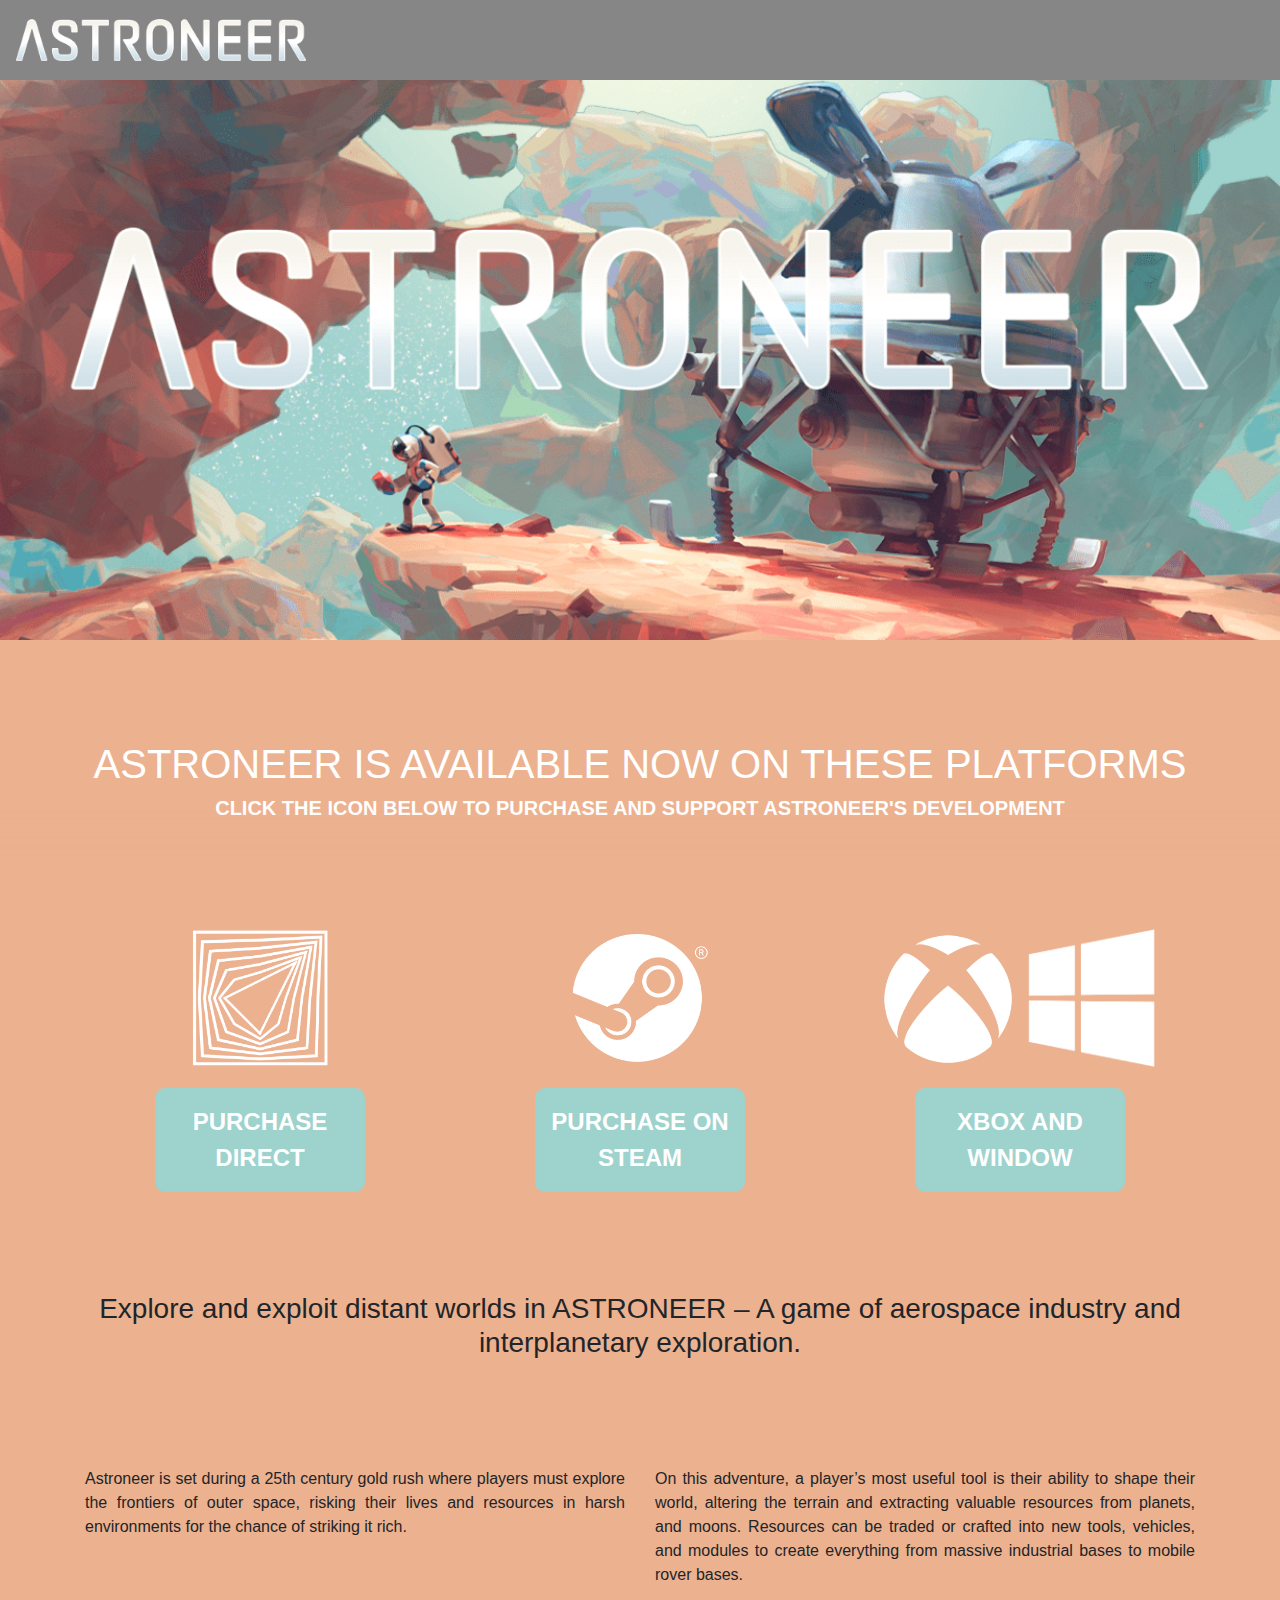
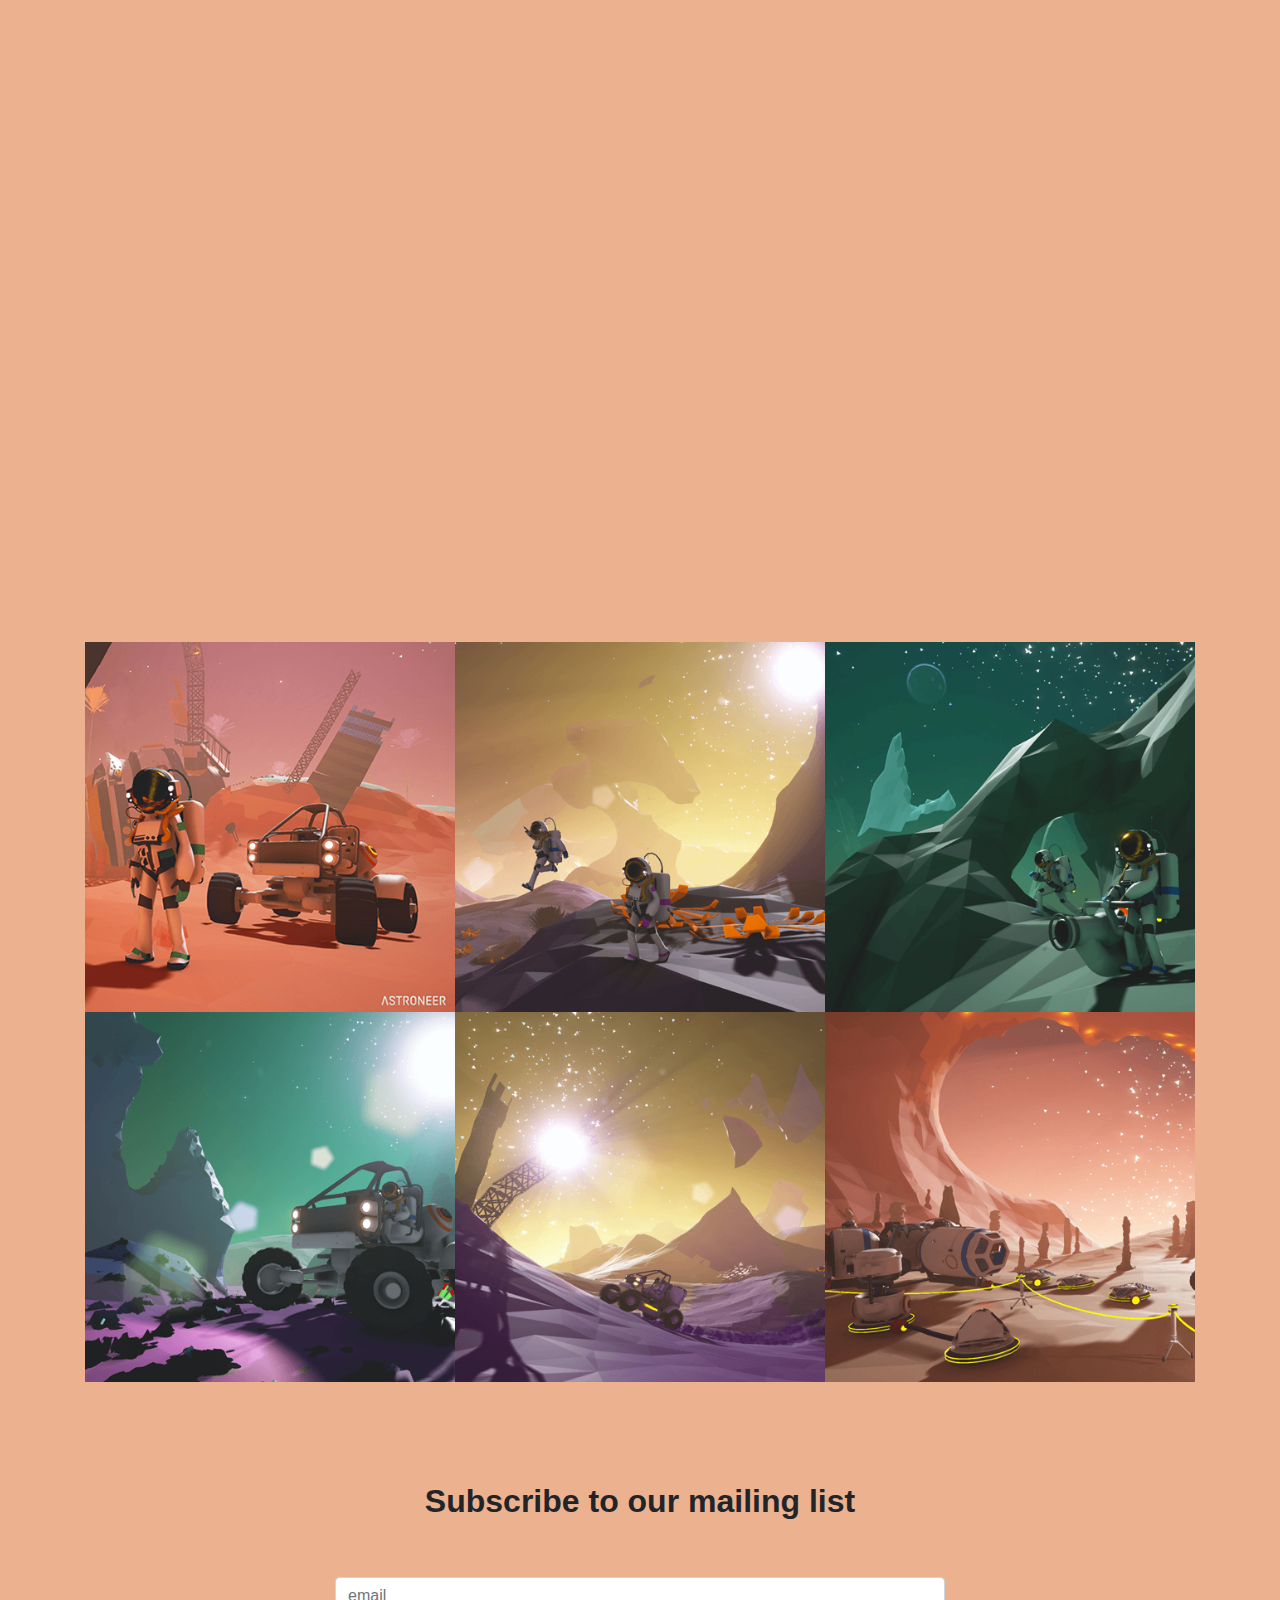
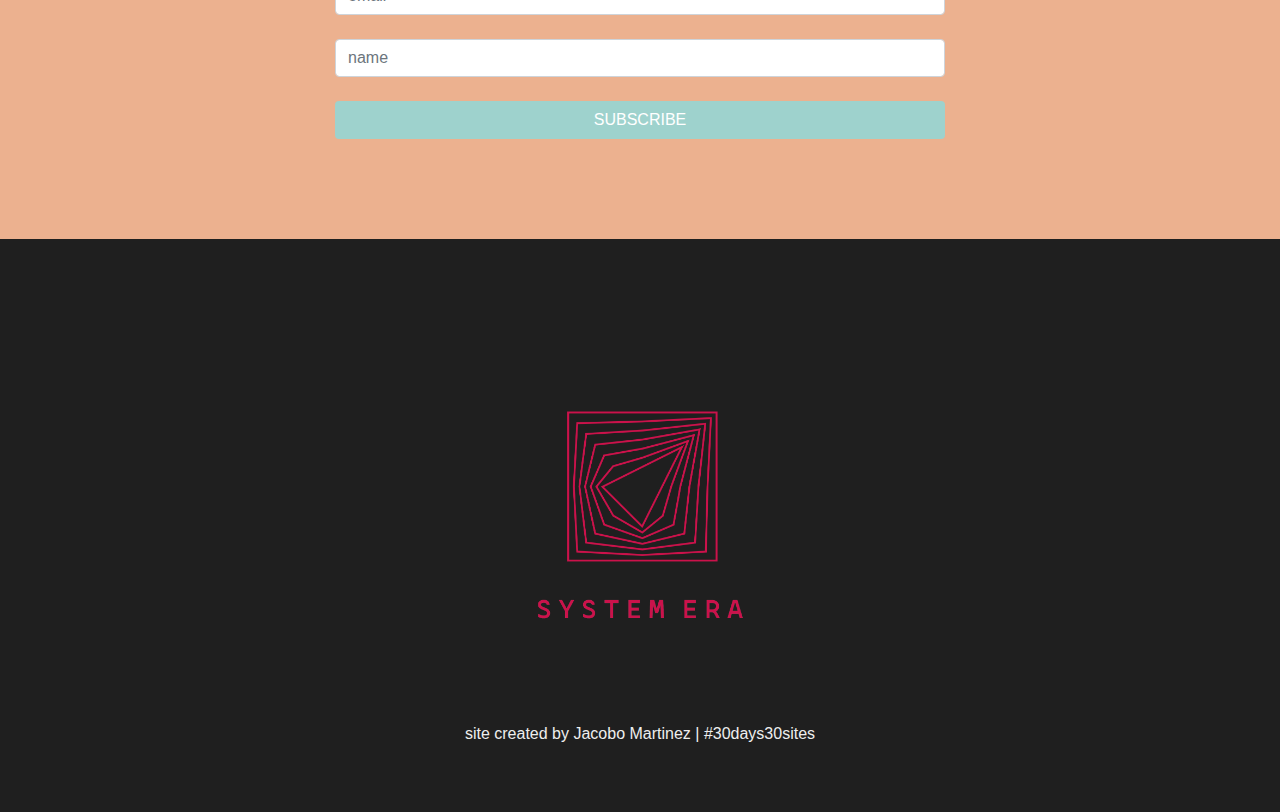
<file: day11/index.html>
<!doctype html>
<html lang="en">

<head>
  <meta charset="utf-8">
  <meta name="viewport" content="width=device-width, initial-scale=1, shrink-to-fit=no">
  <link rel="stylesheet" href="https://maxcdn.bootstrapcdn.com/bootstrap/4.0.0/css/bootstrap.min.css" integrity="sha384-Gn5384xqQ1aoWXA+058RXPxPg6fy4IWvTNh0E263XmFcJlSAwiGgFAW/dAiS6JXm"
  crossorigin="anonymous">
<link rel="stylesheet" href="https://use.fontawesome.com/releases/v5.0.9/css/all.css" integrity="sha384-5SOiIsAziJl6AWe0HWRKTXlfcSHKmYV4RBF18PPJ173Kzn7jzMyFuTtk8JA7QQG1"
  crossorigin="anonymous">
  <link rel="stylesheet" href="style/main.css">
  <title>ASTRONOMER</title>
</head>

<body>
  <!-- NAVBAR -->
  <nav class="navbar navbar-expand-lg sticky-top nav-bg">
    <a class="navbar-brand" href="#">
      <img src="img/logo.png" width="80%" alt="">
    </a>
    <button class="navbar-toggler" type="button" data-toggle="collapse" data-target="#navbarTogglerDemo02" aria-controls="navbarTogglerDemo02"
      aria-expanded="false" aria-label="Toggle navigation">
      <i class="fas fa-bars"></i>
    </button>

    <div class="collapse navbar-collapse" id="navbarTogglerDemo02">
      <ul class="navbar-nav ml-auto">
        <li class="nav-item">
          <a class="nav-link" href="#">
            <i class="fab fa-twitter"></i>
          </a>
        </li>
        <li class="nav-item">
          <a class="nav-link" href="#">
            <i class="fab fa-facebook"></i>
          </a>
        </li>
        <li class="nav-item">
          <a class="nav-link" href="#">
            <i class="far fa-comments"></i>
          </a>
        </li>
        <li class="nav-item">
          <a class="nav-link" href="#">
            <i class="fas fa-rss-square"></i>
          </a>
        </li>
        <li class="nav-item">
          <a class="nav-link" href="#">
            <i class="fab fa-steam"></i>
          </a>
        </li>
        <li class="nav-item">
          <a class="nav-link" href="#">
            <i class="fab fa-xbox"></i>
          </a>
        </li>
      </ul>
    </div>
  </nav>

  <!-- HERO -->
  <div class="parallax" data-parallax="scroll" data-image-src="img/hero.png"></div>
  <img class="bleed" src="img/bleed.png" alt="">

  <!-- Bleed -->
  <div class="bg-content">
    <section class="bg-content ">
      <div class="container-fluid padding-top text-center">
        <h1>ASTRONEER IS AVAILABLE NOW ON THESE PLATFORMS</h1>
        <h3 class="h5">CLICK THE ICON BELOW TO PURCHASE AND SUPPORT ASTRONEER'S DEVELOPMENT</h3>
      </div>
      <div class="container padding-top">
        <div class="row text-center">

          <div class="col-md-4 col-xs-12">
            <img class="img-fluid" src="img/logos/white.png" width="40%" alt="White">
            <a class="button" href="#">
              PURCHASE DIRECT
            </a>
          </div>

          <div class="col-md-4 col-xs-12">
            <img class="img-fluid" src="img/logos/steam.png" width="40%" alt="Steam">
            <a class="button" href="#">
              PURCHASE ON STEAM
            </a>
          </div>

          <div class="col-md-4 col-xs-12">
            <img class="img-fluid" src="img/logos/xbox.png" width="40%" alt="Xbox">
            <img class="img-fluid" src="img/logos/window.png" width="40%" alt="Window">
            <a class="button" href="#">
              XBOX AND WINDOW
            </a>
          </div>
        </div>
      </div>
    </section>

    <!-- Info and Video -->
    <section class="bg-content">
      <div class="container padding-top text-center">
        <p class="h3">Explore and exploit distant worlds in ASTRONEER – A game of aerospace industry and interplanetary exploration.</p>
        <div class="row padding-top">
          <div class="col-md-6 col-xs-12">
            <p style="text-align: justify;">Astroneer is set during a 25th century gold rush where players must explore the frontiers of outer space, risking
              their lives and resources in harsh environments for the chance of striking it rich.</p>
          </div>
          <div class="col-md-6 col-xs-12">
            <p style="text-align: justify;">
              On this adventure, a player’s most useful tool is their ability to shape their world, altering the terrain and extracting
              valuable resources from planets, and moons. Resources can be traded or crafted into new tools, vehicles, and
              modules to create everything from massive industrial bases to mobile rover bases.
            </p>
          </div>
        </div>
        <div class="container">
          <iframe id="youtube" width="100%" height="600px" src="https://www.youtube.com/embed/TIUs1RGPolg?rel=0&amp;showinfo=0" frameborder="0"
            allowfullscreen=""></iframe>
        </div>
      </div>
    </section>

    <!-- Gallery Images -->
    <section class="bg-content">
      <div class="container" id="gallery">
        <div>
          <img src="img/grid/foto1.png" alt="">
        </div>
        <div>
          <img src="img/grid/foto2.png" alt="">
        </div>
        <div>
          <img src="img/grid/foto3.png" alt="">
        </div>
        <div>
          <img src="img/grid/foto4.png" alt="">
        </div>
        <div>
          <img src="img/grid/foto5.png" alt="">
        </div>
        <div>
          <img src="img/grid/foto6.png" alt="">
        </div>
      </div>

    </section>

    <!-- Mail List -->
    <section class="mail-list padding-top">
      <div class="container text-center" id="form-width">
        <p class="h2">
          <strong>Subscribe to our mailing list</strong>
        </p>
        <br>
        <br>
        <input type="text" class="form-control" placeholder="email">
        <br>
        <input type="text" class="form-control" placeholder="name">
        <br>
        <a class="btn btn-astronomer">SUBSCRIBE</a>
      </div>
    </section>
  </div>

  <!-- Footer -->
  <footer class="text-center">
    <div class="container-fluid">
      <a href="http://www.twitter.com/astroneergame/">
        <i class="fab fa-twitter"></i>
      </a>
      <a href="http://www.facebook.com/astroneergame/">
        <i class="fab fa-facebook"></i>
      </a>
      <a href="http://forum.systemera.net/forum/1-astroneer-early-access-game-preview/">
        <i class="far fa-comments"></i>
      </a>
      <a href="http://blog.astroneer.space/">
        <i class="fas fa-rss-square"></i>
      </a>
      <a href="https://astroneer.space/?utm_source=newsletter&utm_medium=email&utm_campaign=30_days_30_sites_day_26&utm_term=2018-04-01#newsletter">
        <i class="far fa-newspaper"></i>
      </a>

      <a href="http://store.steampowered.com/app/361420">
        <i class="fab fa-steam"></i>
      </a>
      <a href="https://www.microsoft.com/en-us/store/p/astroneer-game-preview/9nblggh43kzb">
        <i class="fab fa-xbox"></i>
      </a>
      <div class="logo-footer">
        <a href="http://systemera.net/">
          <img class="img-fluid" width="25%" src="img/footer.png" alt="logo-footer">
        </a>
      </div>
      <div class="padding-top">
        <p>site created by
          <a href="http://cobicode.github.io/">Jacobo Martinez</a> | #30days30sites
        </p>
      </div>

    </div>
  </footer>


  <!-- JavaScript -->
  <script src="js/jquery.min.js"></script>
  <script src="https://maxcdn.bootstrapcdn.com/bootstrap/4.0.0/js/bootstrap.min.js" integrity="sha384-JZR6Spejh4U02d8jOt6vLEHfe/JQGiRRSQQxSfFWpi1MquVdAyjUar5+76PVCmYl" crossorigin="anonymous"></script>
  <script src="parallax.min.js"></script>
</body>

</html>
</file>
<file: css/main.css>
.background{
    background-color: rgb(46, 46, 46);
}

/*TAGS*/

a:link {
    text-decoration: none;
}

a:visited {
    text-decoration: none;
}

a:hover {
    text-decoration: none !important;
}

a:active {
    text-decoration: none;
}

h1{
    background-color: springgreen;
    font-size: 3em !important;
}

/*BOX*/

.box-radius{
    border-radius: 50px;
    width: 40%;
    margin: 50px auto;
}

@media screen and (max-width:  992px){
    .box-radius{
        width: 100%;
    }
}

/*BOX CONTENT*/

.website-box{
    border: solid 2px springgreen;
    margin: 25px;
    padding: 20px 0;
    border-radius: 10px
}

.website-box a{
    transition: color 0.5s ease;
    color: white;
    text-transform: uppercase
}

.website-box a:hover{
    color: springgreen;
}

/*FOOTER*/
.footer{
    margin-top: 50px
}

.footer p {
    color: white
}

.footer a{
    transition: color 0.5s ease;
    color: springgreen;
    
}

.footer a:hover{
    color: rgb(242, 255, 0);
}
</file>
<file: day04/css/main.css>
/*Estilos de Nagacion*/

.navbar-nav a{
    color: black;
}

.navbar-nav a:hover{
    color: #459FED;
}

.navbar-nav{
    margin-top: 25px !important;
}

/*Estilos de Imagen*/

.row img{
    background-position: center !important;
    background-size: cover !important;
    margin: 0 !important;
    width: 100%;
    height: 100%;
}

.hover-img{
	transition: all .5s;
	z-index:1;
	margin: 20px 0 0 0;
}

.hover-img:hover{
	transform: scale(1.1);
	z-index:2;
}

.col-sm-6{
    padding: 0 !important;
}

.bg-footer{
    background-color: rgb(33, 33, 33);
    padding: 40px;
}

.bg-footer p{
   color: beige;
}

.bg-footer a:hover{
   color: rgb(33, 33, 33);
   background: yellow;
   font-weight: bold
}
</file>
<file: day06/css/main.css>
@import url('https://fonts.googleapis.com/css?family=Carrois+Gothic+SC');


/*NAVIGATION STYLES*/
.bg-nav{
    background-color: #262524 !important;
}

.home-color{
    color:  rgb(226, 226, 226) !important;
}

.navbar-nav {
    margin-top:30px !important; 
}

.navbar-nav a{
    color: white !important;
    font-family: 'Carrois Gothic SC', sans-serif;
    font-size: 26px;
    font-weight: bold;
    transition: color 0.3s;
}

.navbar-nav a:hover{
    color: rgb(250, 227, 21) !important;
}

.navbar-nav li{
    margin: 0 17px !important;
}

.navbar-brand span{
    color: white !important;
    font-family: 'Carrois Gothic SC', sans-serif;
    font-size: 26px;
    
}

.content-img{
    margin-bottom: 30px !important;
}

.row-top{
    margin-top: 50px
}

@media (max-width:540px){
    .row-top img{
        width: 100%;
    }
    .row-bottom img{
        width: 100%;
    }
    .row-middle img{
        margin: 0 auto;
        width: 80%;
        display: block
    }
}

.bg-footer{
    background-color: rgb(33, 33, 33);
    padding: 40px;
}

.bg-footer p{
   color: beige;
}

.bg-footer a{
   transition: all 0.5s;
}

.bg-footer a:hover{
   color: rgb(33, 33, 33);
   background: springgreen;
   font-weight: bold
}
</file>
<file: day08/style/main.css>
body{
    position: relative;
}

.jumbotron h1{
    margin-top: 2rem !important;
    color: white;
    text-shadow: 0px 10px 10px black
}

.jumbotron p{
    color: white;
     text-shadow: 0px 10px 20px black
}

.jumbotron{
    text-align: center;
    background-image: url(../img/background.jpg);
    background-position: center;
    background-size: cover;

}

.fas{
    margin-right: 10px;
}

#footer{
    padding: 100px;
    background:black;
    color: white;
}

#about{
    margin-bottom: 50px !important;
    margin-top: 50px !important;
}
</file>
<file: day10/style/main.css>
@import url('https://fonts.googleapis.com/css?family=Source+Sans+Pro:900');

body {
    font-family: 'Source Sans Pro',
    sans-serif;
}

.parallax {
    min-height: 600px;
    background: transparent;
    height: 100%;
}

.container-fluid{
    padding: 0 !important;
}

.padding-banner {
    padding: 5rem 0;
}

.padding-banner h2 {
    font-weight: 800;
    text-transform: uppercase;
    font-size: 4rem;
    color: #47c0ed;
    /* padding-bottom: 200px; */
}

p {
    font-weight: 800;
    text-transform: uppercase;
    font-size: 2rem;
    color: #47c0ed;
    padding-bottom: 1rem;
}

.padding-banner a {
    text-decoration: none;
    color: #fc3aab;
}

.img-padding {
    padding-bottom: 100px;
}

.small {
    color: #47c0ed;
    padding: 1rem;
    text-transform: uppercase;
}

.medium {
    color: #47c0ed;
    padding: 1rem;
    text-transform: uppercase;
    font-size: 20px;
}

footer{
    background-color: #fc3aab;
    padding: 100px;
}

.fab {
    color: white;
    font-size: 2rem;
    margin-left: 10px;
}

footer a {
    color: white;
}

footer a:hover {
    color: rgb(255, 255, 255);
}
</file>
<file: day11/style/main.css>
.parallax {
    min-height: 560px;
    background: transparent;
    height: 100%;
}

.nav-bg {
    background-color: rgba(0, 0, 0, 0.474)
}

.fab {
    color: white !important;
    font-size: 2rem !important;
    margin-left:10px !important;
}

.far {
    color: white !important;
    font-size: 2rem !important;
    margin-left:10px !important;
}

.fas {
    color: white !important;
    font-size: 2rem !important;
    margin-left:10px !important;
}


.bleed{
    position: absolute;
    bottom: 0;
}

.bg-content {
    background-color:  #ECB18F
}

.padding-top {
    padding-top: 100px;
}

.bg-content h1 {
    color: white;
}

.bg-content h3 {
    color: white;
    font-weight: bold;
}

.button {
    display: block;
    background-color: #9ed2cd;
    padding: 1rem;
    width: 60%;
    margin: 0 auto;
    margin-top: 20px;
    border-radius: 10px;
    color: white;
    font-weight: bold;
    font-size: 1.5rem;
    transition: all ease-in 0.2s;
    
}

.button:hover {
    text-decoration: none;
    background-color: #37c1eb;
    color: white
}

#gallery {
    display: grid;
    grid-template-columns: repeat(auto-fit, minmax(300px, 1fr));
    margin-top: 2rem;
}

#gallery img {
    max-width: 100%;
}

.btn-astronomer {
    background-color: #9ed2cd;
    display: block;
    color: white !important;
}


#form-width {
    max-width: 50%;
}

.mail-list {
    padding-bottom: 100px;
}

footer {
    background-color: #1f1f1f;
    padding: 50px 200px 50px 200px;
}

footer .fab {
    color: #eee !important;
    font-size: 2rem !important;
    margin-left: 40px !important;
}

footer .far {
    color: #eee !important;
    font-size: 2rem !important;
    margin-left: 40px !important;
}

footer .fas {
    color: #eee !important;
    font-size: 2rem !important;
    margin-left: 40px !important;
}

.logo-footer {
    margin-top: 70px
}

footer a {
    color: #eee;
}

footer a:hover {
    color: #eee;
}

footer p {
    color: #eee;
}
</file>
